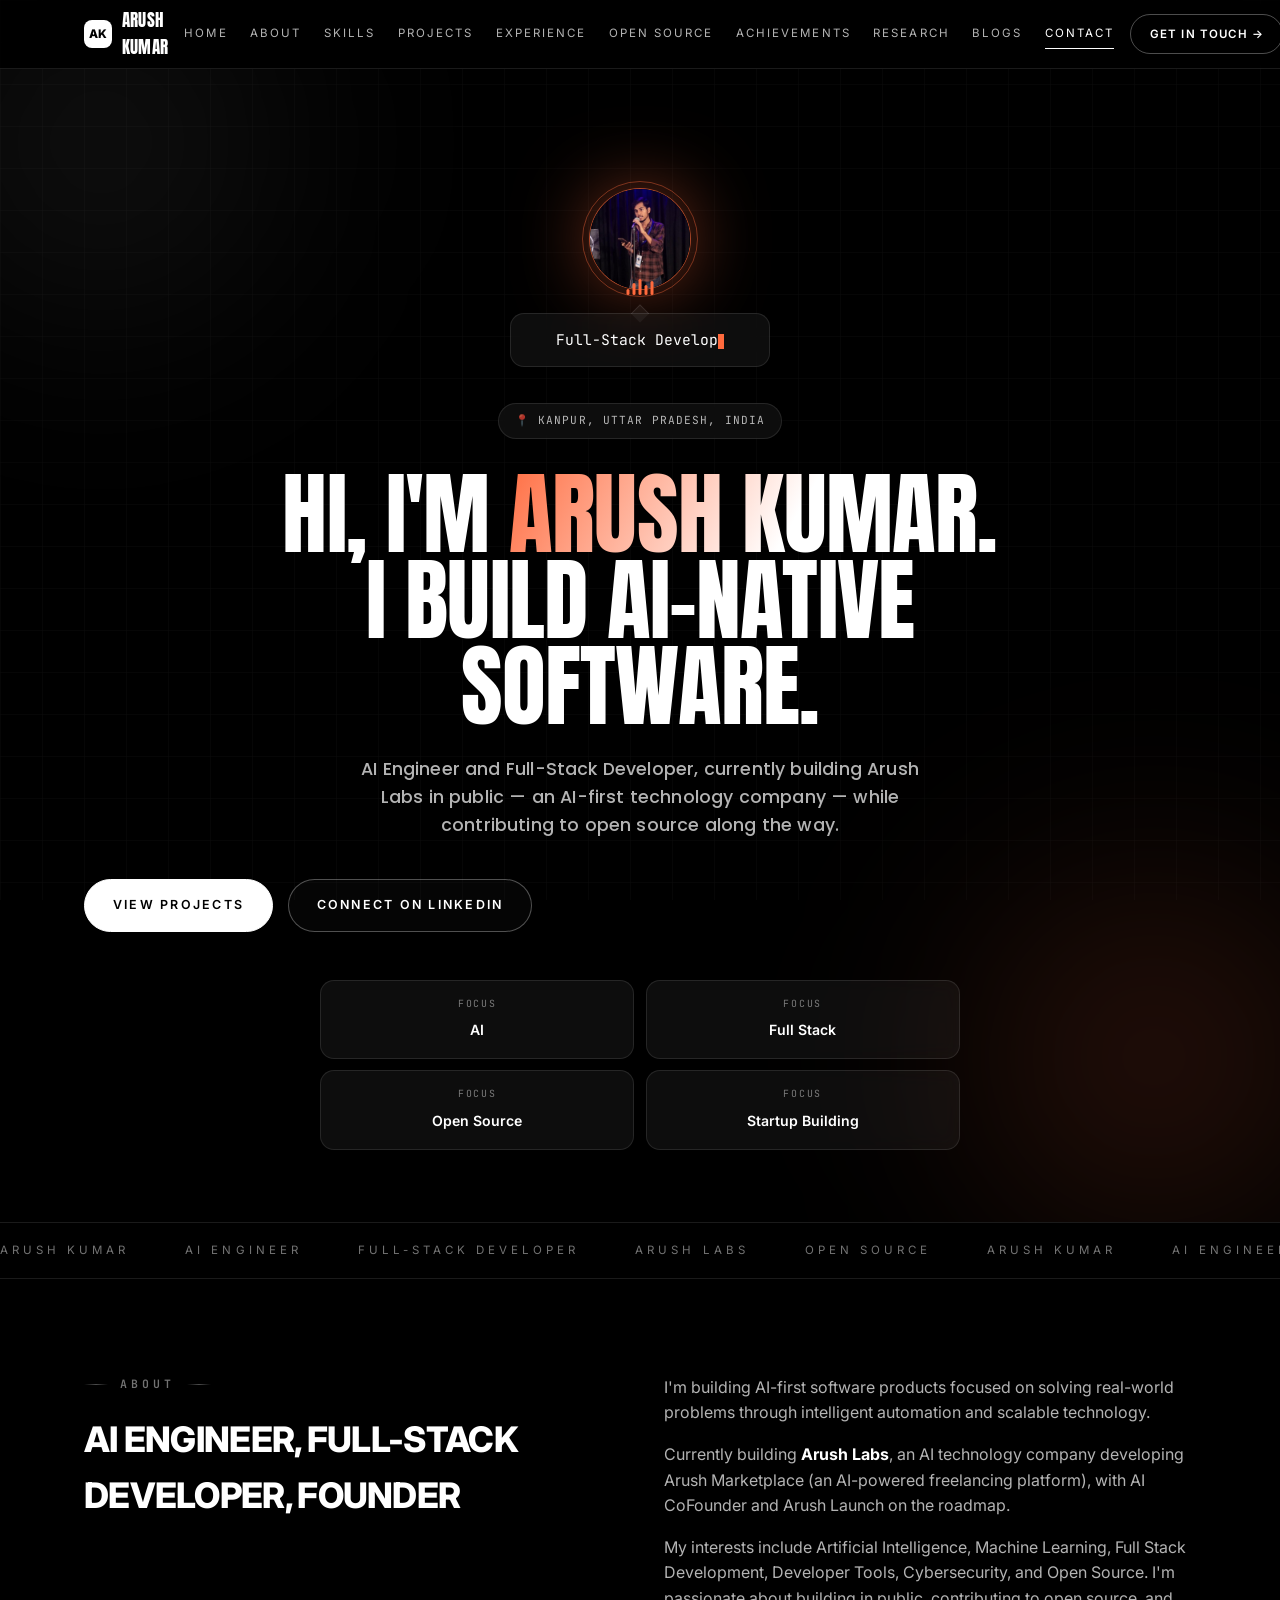
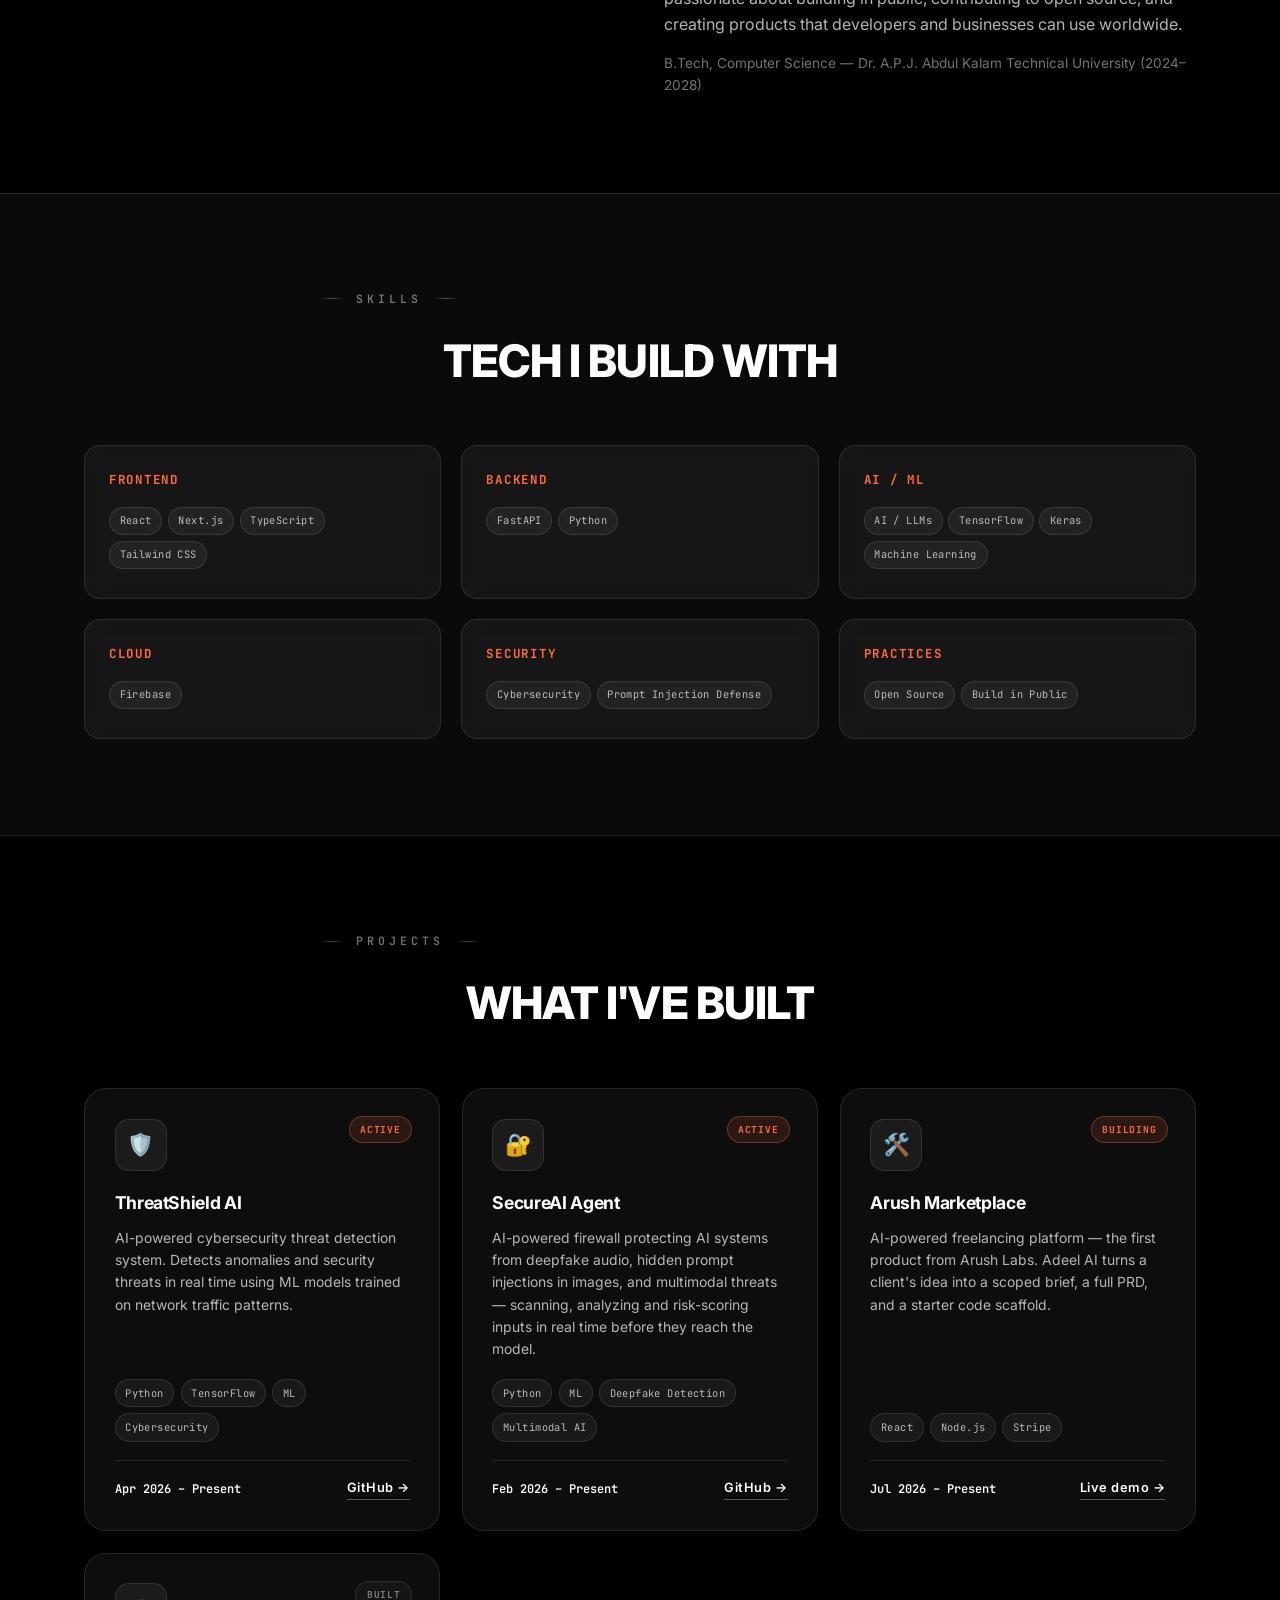
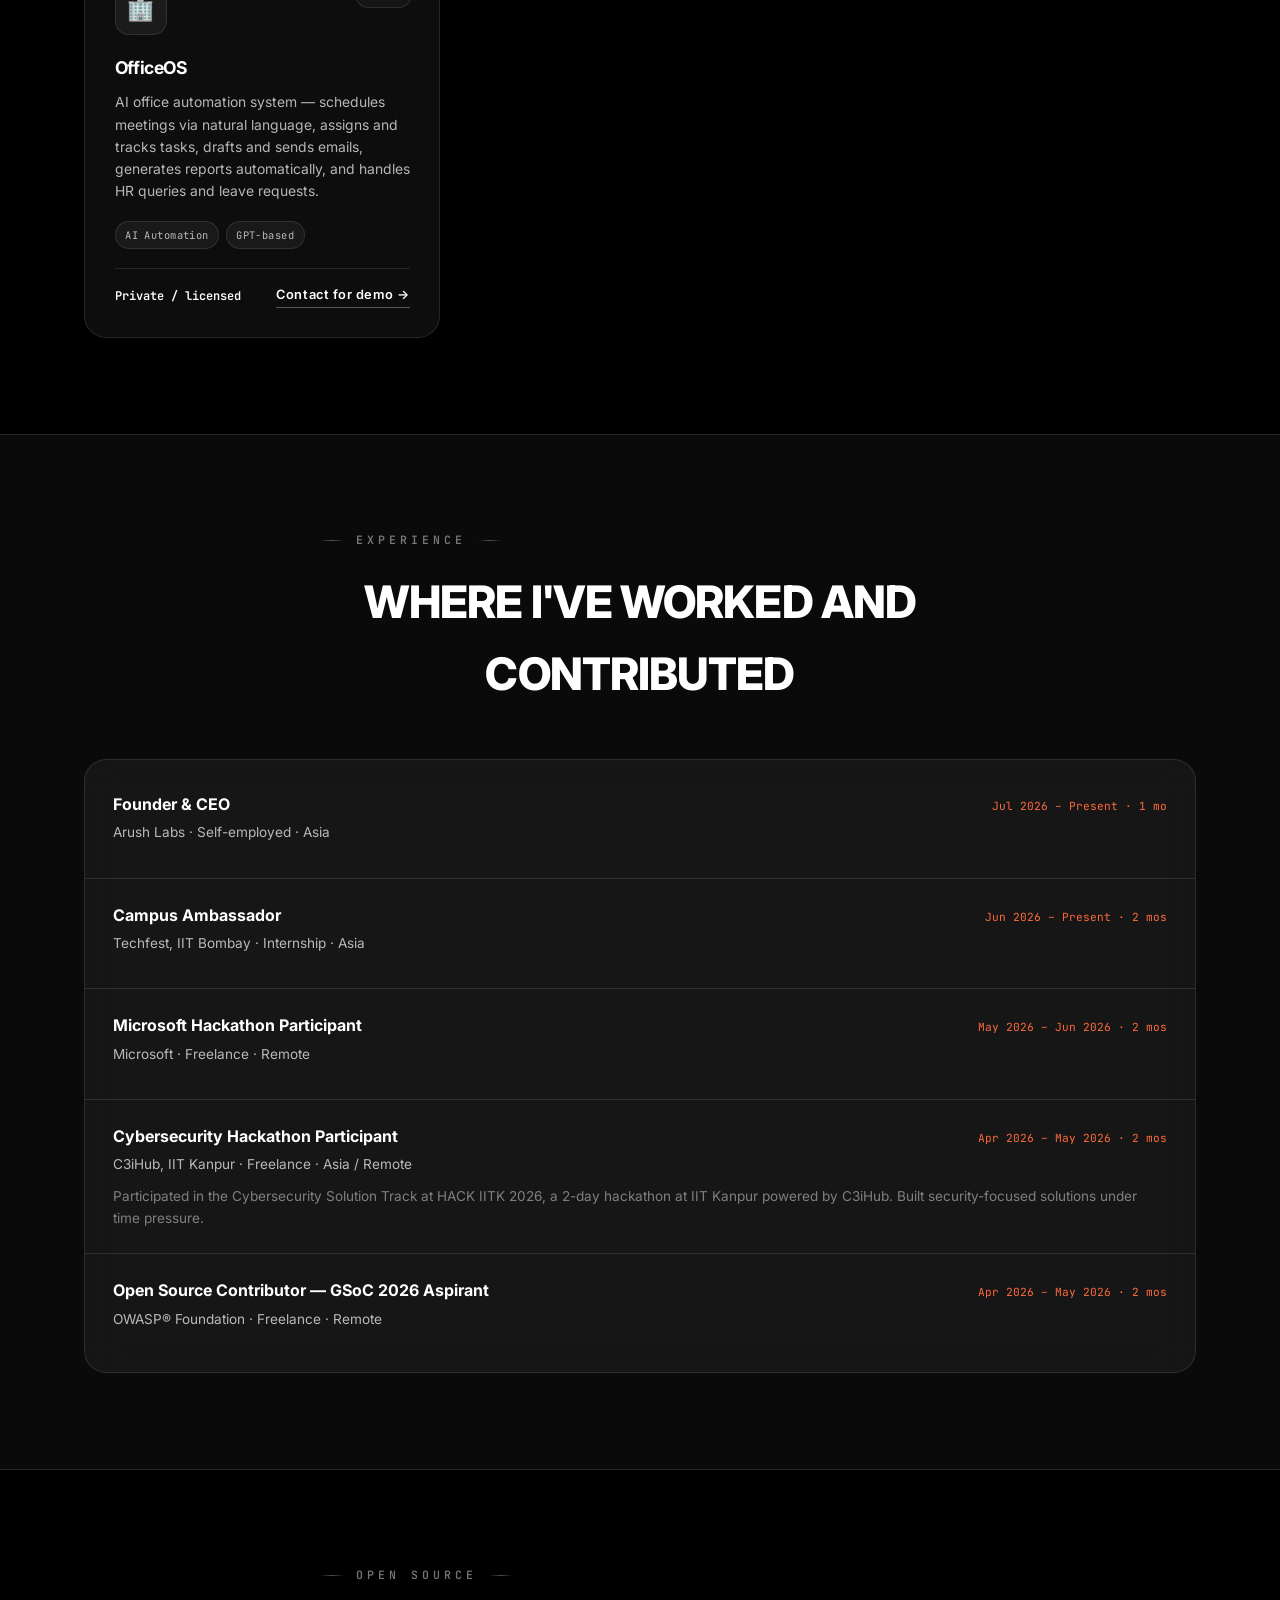
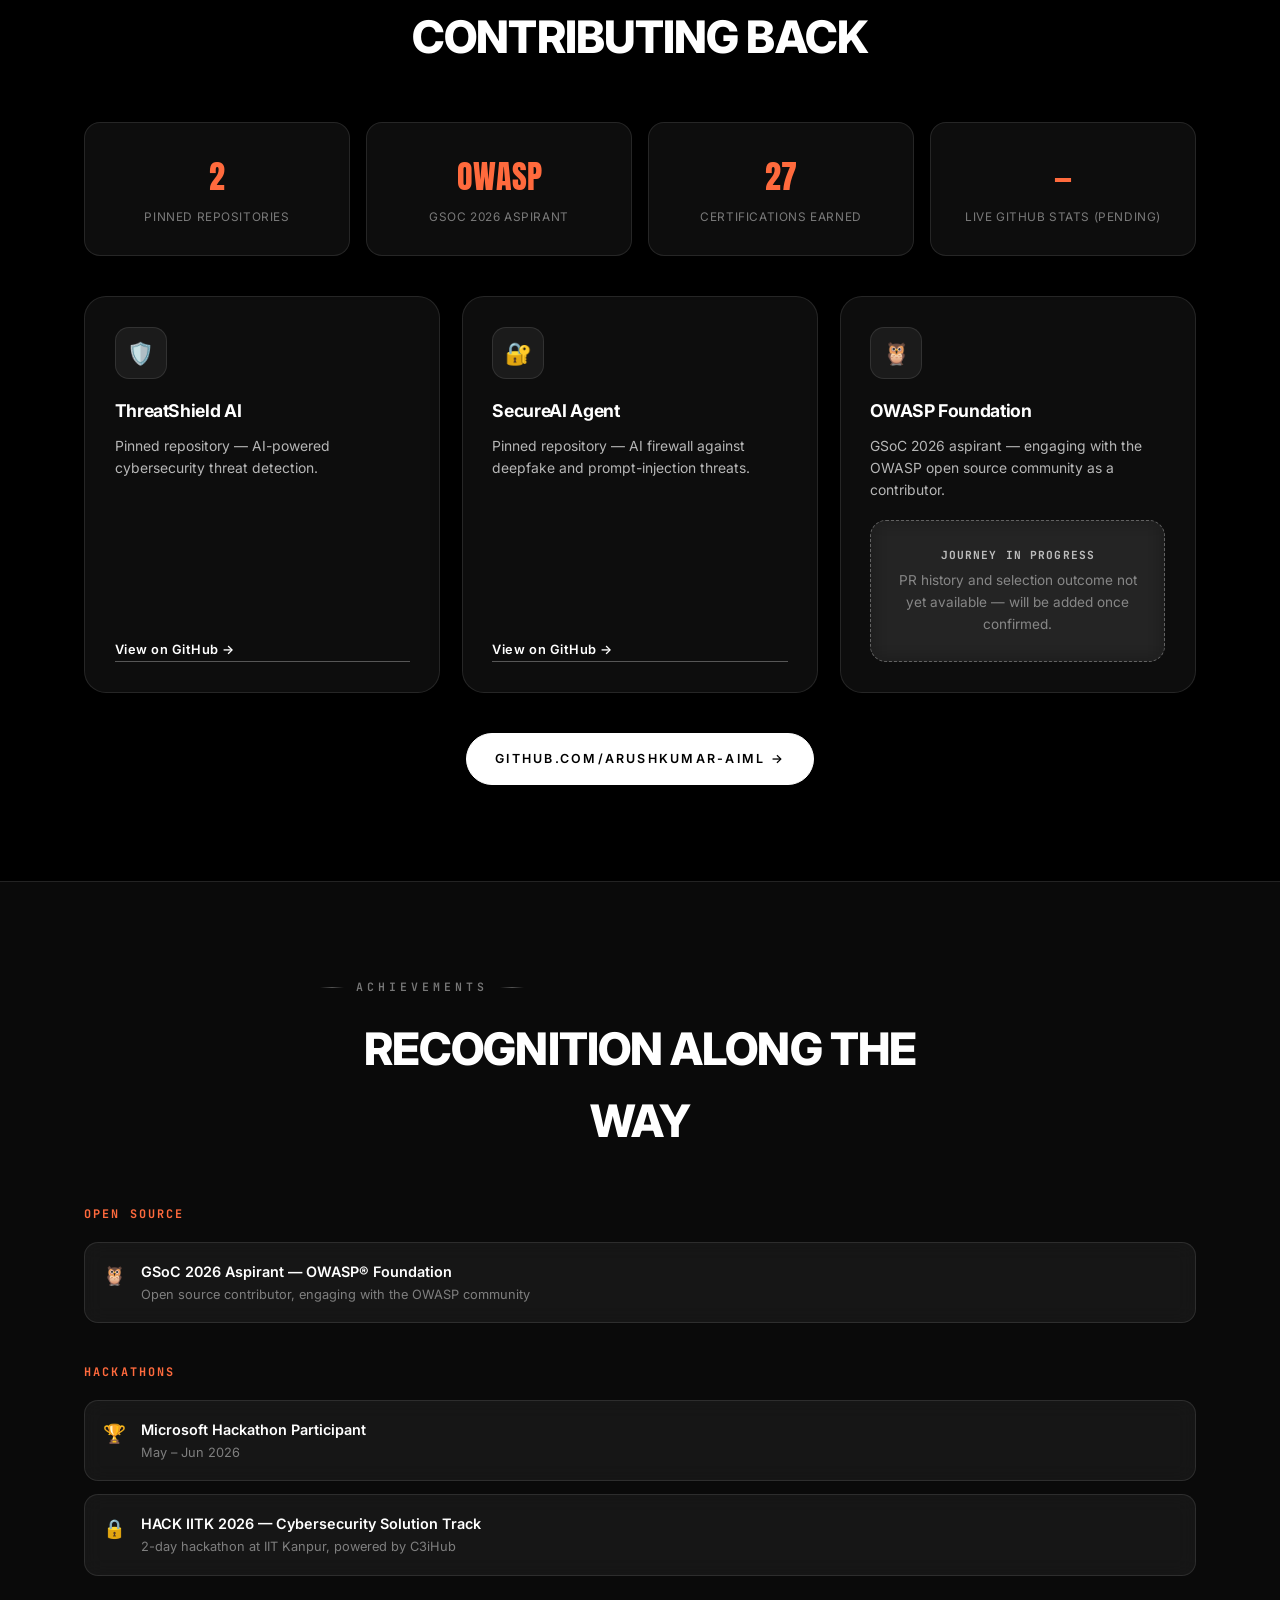
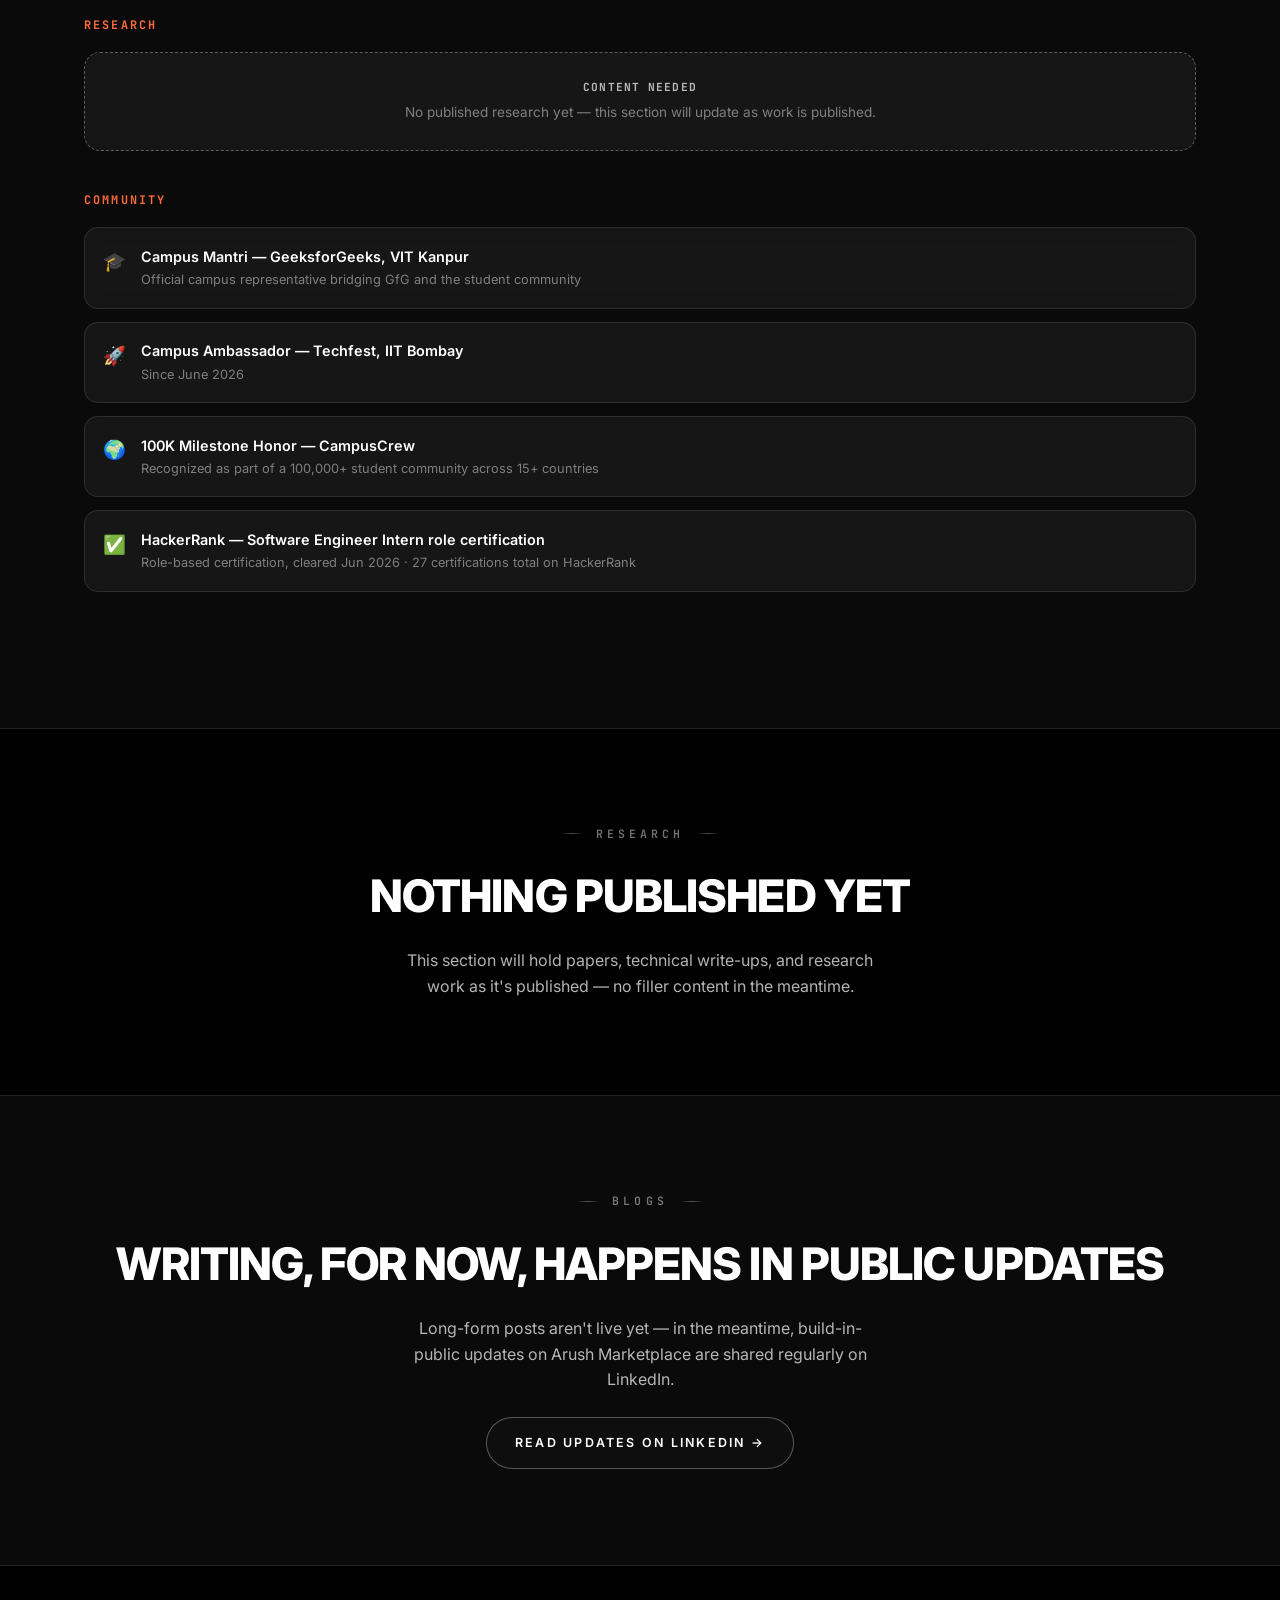
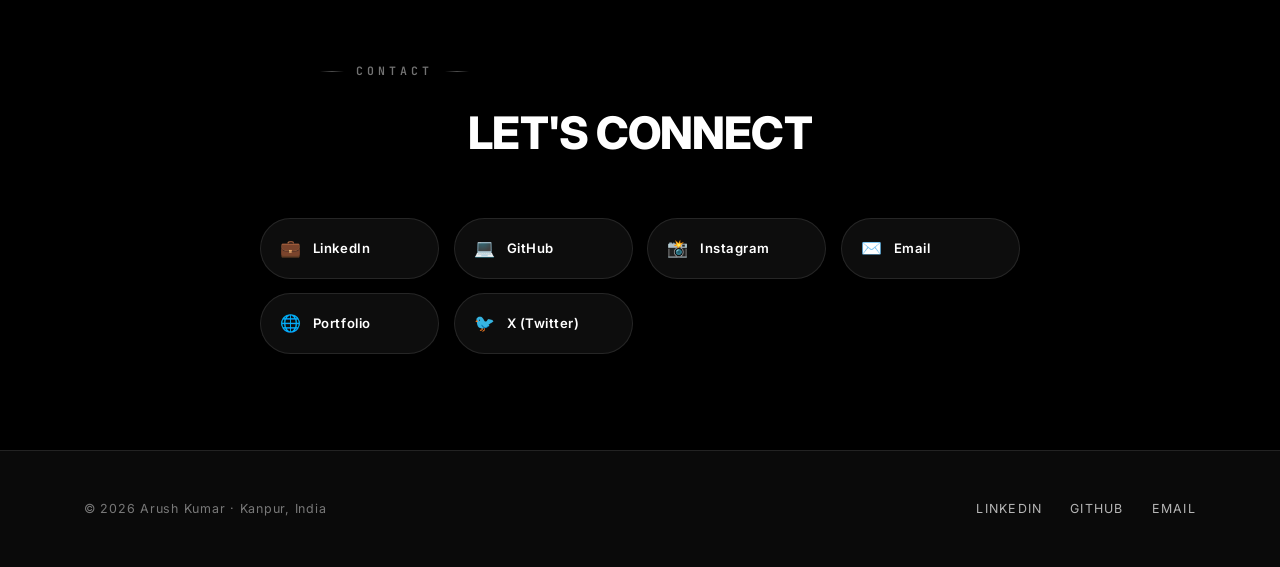
<file: arush-portfolio-main/index.html>
<!DOCTYPE html>
<html lang="en">
<head>
<meta charset="UTF-8" />
<meta name="viewport" content="width=device-width, initial-scale=1.0" />
<title>Arush Kumar — AI Engineer & Full-Stack Developer</title>
<meta name="description" content="Arush Kumar — AI Engineer, Full-Stack Developer, Open Source Contributor, and Founder of Arush Labs. Building AI products in public from Kanpur, India." />
<link rel="canonical" href="https://arush-portfolio-sandy.vercel.app/" />
<meta name="keywords" content="Arush Kumar, AI Engineer, Full-Stack Developer, Arush Labs Founder, Kanpur developer, AI products, open source contributor" />
<meta name="author" content="Arush Kumar" />

<meta property="og:title" content="Arush Kumar — AI Engineer & Full-Stack Developer" />
<meta property="og:description" content="AI Engineer, Full-Stack Developer, Open Source Contributor, Founder of Arush Labs." />
<meta property="og:type" content="profile" />
<meta property="og:url" content="https://arush-portfolio-sandy.vercel.app/" />
<meta property="og:image" content="https://arush-portfolio-sandy.vercel.app/assets/avatar.jpg" />
<meta property="og:image:width" content="500" />
<meta property="og:image:height" content="500" />

<meta name="twitter:card" content="summary_large_image" />
<meta name="twitter:title" content="Arush Kumar — AI Engineer & Full-Stack Developer" />
<meta name="twitter:description" content="AI Engineer, Full-Stack Developer, Open Source Contributor, Founder of Arush Labs." />
<meta name="twitter:image" content="https://arush-portfolio-sandy.vercel.app/assets/avatar.jpg" />

<link rel="icon" href="assets/avatar.jpg">
<link rel="preconnect" href="https://fonts.googleapis.com">
<link rel="preconnect" href="https://fonts.gstatic.com" crossorigin>
<link rel="stylesheet" href="css/style.css">

<script type="application/ld+json">
{
  "@context": "https://schema.org",
  "@type": "Person",
  "name": "Arush Kumar",
  "url": "https://arush-portfolio-sandy.vercel.app/",
  "image": "https://arush-portfolio-sandy.vercel.app/assets/avatar.jpg",
  "jobTitle": "AI Engineer & Full-Stack Developer",
  "worksFor": {
    "@type": "Organization",
    "name": "Arush Labs",
    "url": "https://arushlabs.vercel.app"
  },
  "address": {
    "@type": "PostalAddress",
    "addressLocality": "Kanpur",
    "addressRegion": "Uttar Pradesh",
    "addressCountry": "IN"
  },
  "sameAs": [
    "https://www.linkedin.com/in/arushkumar9983",
    "https://instagram.com/arushkumar9983",
    "https://github.com/arushkumar-aiml",
    "https://x.com/arushkumar9983"
  ]
}
</script>
</head>
<body>

<nav class="site-nav">
  <div class="wrap">
    <a href="#home" class="brand"><span class="mark">AK</span> Arush Kumar</a>
    <div class="nav-links">
      <a href="#home">Home</a>
      <a href="#about">About</a>
      <a href="#skills">Skills</a>
      <a href="#projects">Projects</a>
      <a href="#experience">Experience</a>
      <a href="#open-source">Open Source</a>
      <a href="#achievements">Achievements</a>
      <a href="#research">Research</a>
      <a href="#blogs">Blogs</a>
      <a href="#contact">Contact</a>
    </div>
    <a class="nav-cta" href="mailto:hello@arushlabs.com">Get in touch →</a>
    <button class="nav-toggle" aria-label="Toggle menu" aria-expanded="false">☰</button>
  </div>
  <div class="mobile-menu">
    <a href="#home">Home</a>
    <a href="#about">About</a>
    <a href="#skills">Skills</a>
    <a href="#projects">Projects</a>
    <a href="#experience">Experience</a>
    <a href="#open-source">Open Source</a>
    <a href="#achievements">Achievements</a>
    <a href="#research">Research</a>
    <a href="#blogs">Blogs</a>
    <a href="#contact">Contact</a>
  </div>
</nav>

<main>

<header class="hero" id="home">
  <div class="wrap hero-inner">
    <div class="avatar-wrap" data-reveal>
      <div class="avatar-orb">
        <span class="ring"></span>
        <img src="assets/avatar.jpg" alt="Arush Kumar" class="avatar-img">
        <div class="avatar-bars"><span></span><span></span><span></span><span></span><span></span></div>
      </div>
      <div class="glass speech-bubble"><span id="speech-text"><span class="cursor"></span></span></div>
    </div>

    <span class="badge-pill">📍 Kanpur, Uttar Pradesh, India</span>
    <h1>Hi, I'm <span class="accent">Arush Kumar</span>.<br>I build AI-native software.</h1>
    <p class="lede">AI Engineer and Full-Stack Developer, currently building Arush Labs in public — an AI-first technology company — while contributing to open source along the way.</p>

    <div class="cta-row center" style="margin-bottom:3rem;">
      <a class="btn btn-primary" href="#projects">View projects</a>
      <a class="btn btn-ghost" href="https://www.linkedin.com/in/arushkumar9983" target="_blank" rel="noopener">Connect on LinkedIn</a>
    </div>

    <div class="term-grid" style="max-width:640px; margin:0 auto;" data-reveal>
      <div class="term-block show"><span class="k">Focus</span><span class="v">AI</span></div>
      <div class="term-block show"><span class="k">Focus</span><span class="v">Full Stack</span></div>
      <div class="term-block show"><span class="k">Focus</span><span class="v">Open Source</span></div>
      <div class="term-block show"><span class="k">Focus</span><span class="v">Startup Building</span></div>
    </div>
  </div>
</header>

<div class="marquee-strip">
  <div class="marquee-track" id="marquee-track">
    <span>ARUSH KUMAR</span><span>AI ENGINEER</span><span>FULL-STACK DEVELOPER</span><span>ARUSH LABS</span><span>OPEN SOURCE</span>
    <span>ARUSH KUMAR</span><span>AI ENGINEER</span><span>FULL-STACK DEVELOPER</span><span>ARUSH LABS</span><span>OPEN SOURCE</span>
    <span>ARUSH KUMAR</span><span>AI ENGINEER</span><span>FULL-STACK DEVELOPER</span><span>ARUSH LABS</span><span>OPEN SOURCE</span>
  </div>
</div>

<section class="section" id="about">
  <div class="wrap">
    <div class="split" data-reveal>
      <div>
        <div class="eyebrow">About</div>
        <h2>AI Engineer, Full-Stack Developer, Founder</h2>
      </div>
      <div>
        <p style="margin-bottom:1rem;">I'm building AI-first software products focused on solving real-world problems through intelligent automation and scalable technology.</p>
        <p style="margin-bottom:1rem;">Currently building <strong style="color:var(--text);">Arush Labs</strong>, an AI technology company developing Arush Marketplace (an AI-powered freelancing platform), with AI CoFounder and Arush Launch on the roadmap.</p>
        <p style="margin-bottom:1rem;">My interests include Artificial Intelligence, Machine Learning, Full Stack Development, Developer Tools, Cybersecurity, and Open Source. I'm passionate about building in public, contributing to open source, and creating products that developers and businesses can use worldwide.</p>
        <p style="font-size:.85rem; color:var(--muted);">B.Tech, Computer Science — Dr. A.P.J. Abdul Kalam Technical University (2024–2028)</p>
      </div>
    </div>
  </div>
</section>

<section class="section section-alt" id="skills">
  <div class="wrap">
    <div class="section-head">
      <div class="eyebrow">Skills</div>
      <h2>Tech I build with</h2>
    </div>
    <div class="skill-groups" data-reveal>
      <div class="skill-group">
        <h3>Frontend</h3>
        <span class="tag">React</span><span class="tag">Next.js</span><span class="tag">TypeScript</span><span class="tag">Tailwind CSS</span>
      </div>
      <div class="skill-group">
        <h3>Backend</h3>
        <span class="tag">FastAPI</span><span class="tag">Python</span>
      </div>
      <div class="skill-group">
        <h3>AI / ML</h3>
        <span class="tag">AI / LLMs</span><span class="tag">TensorFlow</span><span class="tag">Keras</span><span class="tag">Machine Learning</span>
      </div>
      <div class="skill-group">
        <h3>Cloud</h3>
        <span class="tag">Firebase</span>
      </div>
      <div class="skill-group">
        <h3>Security</h3>
        <span class="tag">Cybersecurity</span><span class="tag">Prompt Injection Defense</span>
      </div>
      <div class="skill-group">
        <h3>Practices</h3>
        <span class="tag">Open Source</span><span class="tag">Build in Public</span>
      </div>
    </div>
  </div>
</section>

<section class="section" id="projects">
  <div class="wrap">
    <div class="section-head">
      <div class="eyebrow">Projects</div>
      <h2>What I've built</h2>
    </div>
    <div class="card-grid" data-reveal>

      <div class="p-card">
        <div class="p-status status-building">Active</div>
        <div class="p-icon">🛡️</div>
        <h3>ThreatShield AI</h3>
        <p class="desc">AI-powered cybersecurity threat detection system. Detects anomalies and security threats in real time using ML models trained on network traffic patterns.</p>
        <div class="p-meta"><span class="tag">Python</span><span class="tag">TensorFlow</span><span class="tag">ML</span><span class="tag">Cybersecurity</span></div>
        <div class="p-foot">
          <div class="p-price" style="font-size:.75rem;">Apr 2026 – Present</div>
          <a href="https://github.com/arushkumar-aiml/ThreatShield_Ai" target="_blank" rel="noopener" class="link-cta">GitHub →</a>
        </div>
      </div>

      <div class="p-card">
        <div class="p-status status-building">Active</div>
        <div class="p-icon">🔐</div>
        <h3>SecureAI Agent</h3>
        <p class="desc">AI-powered firewall protecting AI systems from deepfake audio, hidden prompt injections in images, and multimodal threats — scanning, analyzing and risk-scoring inputs in real time before they reach the model.</p>
        <div class="p-meta"><span class="tag">Python</span><span class="tag">ML</span><span class="tag">Deepfake Detection</span><span class="tag">Multimodal AI</span></div>
        <div class="p-foot">
          <div class="p-price" style="font-size:.75rem;">Feb 2026 – Present</div>
          <a href="https://github.com/arushkumar-aiml/SecureAI_Agent" target="_blank" rel="noopener" class="link-cta">GitHub →</a>
        </div>
      </div>

      <div class="p-card">
        <div class="p-status status-building">Building</div>
        <div class="p-icon">🛠️</div>
        <h3>Arush Marketplace</h3>
        <p class="desc">AI-powered freelancing platform — the first product from Arush Labs. Adeel AI turns a client's idea into a scoped brief, a full PRD, and a starter code scaffold.</p>
        <div class="p-meta"><span class="tag">React</span><span class="tag">Node.js</span><span class="tag">Stripe</span></div>
        <div class="p-foot">
          <div class="p-price" style="font-size:.75rem;">Jul 2026 – Present</div>
          <a href="https://arush-marketplace.vercel.app" target="_blank" rel="noopener" class="link-cta">Live demo →</a>
        </div>
      </div>

      <div class="p-card">
        <div class="p-status status-roadmap">Built</div>
        <div class="p-icon">🏢</div>
        <h3>OfficeOS</h3>
        <p class="desc">AI office automation system — schedules meetings via natural language, assigns and tracks tasks, drafts and sends emails, generates reports automatically, and handles HR queries and leave requests.</p>
        <div class="p-meta"><span class="tag">AI Automation</span><span class="tag">GPT-based</span></div>
        <div class="p-foot">
          <div class="p-price" style="font-size:.75rem;">Private / licensed</div>
          <a href="#contact" class="link-cta">Contact for demo →</a>
        </div>
      </div>

    </div>
  </div>
</section>

<section class="section section-alt" id="experience">
  <div class="wrap">
    <div class="section-head">
      <div class="eyebrow">Experience</div>
      <h2>Where I've worked and contributed</h2>
    </div>
    <div class="glass" style="padding:.5rem 0;" data-reveal>

      <div class="exp-item" style="border-bottom:1px solid var(--border);">
        <div class="exp-head"><span class="exp-role">Founder & CEO</span><span class="exp-date">Jul 2026 – Present · 1 mo</span></div>
        <div class="exp-org">Arush Labs · Self-employed · Asia</div>
      </div>

      <div class="exp-item" style="border-bottom:1px solid var(--border);">
        <div class="exp-head"><span class="exp-role">Campus Ambassador</span><span class="exp-date">Jun 2026 – Present · 2 mos</span></div>
        <div class="exp-org">Techfest, IIT Bombay · Internship · Asia</div>
      </div>

      <div class="exp-item" style="border-bottom:1px solid var(--border);">
        <div class="exp-head"><span class="exp-role">Microsoft Hackathon Participant</span><span class="exp-date">May 2026 – Jun 2026 · 2 mos</span></div>
        <div class="exp-org">Microsoft · Freelance · Remote</div>
      </div>

      <div class="exp-item" style="border-bottom:1px solid var(--border);">
        <div class="exp-head"><span class="exp-role">Cybersecurity Hackathon Participant</span><span class="exp-date">Apr 2026 – May 2026 · 2 mos</span></div>
        <div class="exp-org">C3iHub, IIT Kanpur · Freelance · Asia / Remote</div>
        <div class="exp-desc">Participated in the Cybersecurity Solution Track at HACK IITK 2026, a 2-day hackathon at IIT Kanpur powered by C3iHub. Built security-focused solutions under time pressure.</div>
      </div>

      <div class="exp-item">
        <div class="exp-head"><span class="exp-role">Open Source Contributor — GSoC 2026 Aspirant</span><span class="exp-date">Apr 2026 – May 2026 · 2 mos</span></div>
        <div class="exp-org">OWASP® Foundation · Freelance · Remote</div>
      </div>

    </div>
  </div>
</section>

<section class="section" id="open-source">
  <div class="wrap">
    <div class="section-head">
      <div class="eyebrow">Open Source</div>
      <h2>Contributing back</h2>
    </div>

    <div class="stat-row" data-reveal>
      <div class="stat"><div class="n">2</div><div class="l">Pinned repositories</div></div>
      <div class="stat"><div class="n">OWASP</div><div class="l">GSoC 2026 aspirant</div></div>
      <div class="stat"><div class="n">27</div><div class="l">Certifications earned</div></div>
      <div class="stat"><div class="n">—</div><div class="l">Live GitHub stats (pending)</div></div>
    </div>

    <div class="card-grid" style="margin-top:2.5rem;" data-reveal>
      <div class="p-card">
        <div class="p-icon">🛡️</div>
        <h3>ThreatShield AI</h3>
        <p class="desc">Pinned repository — AI-powered cybersecurity threat detection.</p>
        <a href="https://github.com/arushkumar-aiml/ThreatShield_Ai" target="_blank" rel="noopener" class="link-cta">View on GitHub →</a>
      </div>
      <div class="p-card">
        <div class="p-icon">🔐</div>
        <h3>SecureAI Agent</h3>
        <p class="desc">Pinned repository — AI firewall against deepfake and prompt-injection threats.</p>
        <a href="https://github.com/arushkumar-aiml/SecureAI_Agent" target="_blank" rel="noopener" class="link-cta">View on GitHub →</a>
      </div>
      <div class="p-card">
        <div class="p-icon">🦉</div>
        <h3>OWASP Foundation</h3>
        <p class="desc">GSoC 2026 aspirant — engaging with the OWASP open source community as a contributor.</p>
        <div class="needs-content"><strong>Journey in progress</strong>PR history and selection outcome not yet available — will be added once confirmed.</div>
      </div>
    </div>

    <div class="center" style="margin-top:2.5rem;">
      <a class="btn btn-primary" href="https://github.com/arushkumar-aiml" target="_blank" rel="noopener">github.com/arushkumar-aiml →</a>
    </div>
  </div>
</section>

<section class="section section-alt" id="achievements">
  <div class="wrap">
    <div class="section-head">
      <div class="eyebrow">Achievements</div>
      <h2>Recognition along the way</h2>
    </div>

    <div data-reveal>
      <div class="ach-group">
        <h3>Open Source</h3>
        <div class="ach-list">
          <div class="ach-row"><span class="ic">🦉</span><div><div class="t">GSoC 2026 Aspirant — OWASP® Foundation</div><div class="d">Open source contributor, engaging with the OWASP community</div></div></div>
        </div>
      </div>

      <div class="ach-group">
        <h3>Hackathons</h3>
        <div class="ach-list">
          <div class="ach-row"><span class="ic">🏆</span><div><div class="t">Microsoft Hackathon Participant</div><div class="d">May – Jun 2026</div></div></div>
          <div class="ach-row"><span class="ic">🔒</span><div><div class="t">HACK IITK 2026 — Cybersecurity Solution Track</div><div class="d">2-day hackathon at IIT Kanpur, powered by C3iHub</div></div></div>
        </div>
      </div>

      <div class="ach-group">
        <h3>Research</h3>
        <div class="needs-content"><strong>Content needed</strong>No published research yet — this section will update as work is published.</div>
      </div>

      <div class="ach-group">
        <h3>Community</h3>
        <div class="ach-list">
          <div class="ach-row"><span class="ic">🎓</span><div><div class="t">Campus Mantri — GeeksforGeeks, VIT Kanpur</div><div class="d">Official campus representative bridging GfG and the student community</div></div></div>
          <div class="ach-row"><span class="ic">🚀</span><div><div class="t">Campus Ambassador — Techfest, IIT Bombay</div><div class="d">Since June 2026</div></div></div>
          <div class="ach-row"><span class="ic">🌍</span><div><div class="t">100K Milestone Honor — CampusCrew</div><div class="d">Recognized as part of a 100,000+ student community across 15+ countries</div></div></div>
          <div class="ach-row"><span class="ic">✅</span><div><div class="t">HackerRank — Software Engineer Intern role certification</div><div class="d">Role-based certification, cleared Jun 2026 · 27 certifications total on HackerRank</div></div></div>
        </div>
      </div>
    </div>
  </div>
</section>

<section class="section" id="research">
  <div class="wrap center" data-reveal>
    <div class="eyebrow center">Research</div>
    <h2 style="margin-bottom:1rem;">Nothing published yet</h2>
    <p style="max-width:480px; margin:0 auto;">This section will hold papers, technical write-ups, and research work as it's published — no filler content in the meantime.</p>
  </div>
</section>

<section class="section section-alt" id="blogs">
  <div class="wrap center" data-reveal>
    <div class="eyebrow center">Blogs</div>
    <h2 style="margin-bottom:1rem;">Writing, for now, happens in public updates</h2>
    <p style="max-width:480px; margin:0 auto 1.5rem;">Long-form posts aren't live yet — in the meantime, build-in-public updates on Arush Marketplace are shared regularly on LinkedIn.</p>
    <div class="cta-row center"><a class="btn btn-ghost" href="https://www.linkedin.com/in/arushkumar9983" target="_blank" rel="noopener">Read updates on LinkedIn →</a></div>
  </div>
</section>

<section class="section" id="contact">
  <div class="wrap">
    <div class="section-head">
      <div class="eyebrow">Contact</div>
      <h2>Let's connect</h2>
    </div>
    <div class="social-grid" data-reveal style="max-width:760px; margin:0 auto;">
      <a class="social-btn" href="https://www.linkedin.com/in/arushkumar9983" target="_blank" rel="noopener"><span class="ico">💼</span> LinkedIn</a>
      <a class="social-btn" href="https://github.com/arushkumar-aiml" target="_blank" rel="noopener"><span class="ico">💻</span> GitHub</a>
      <a class="social-btn" href="https://instagram.com/arushkumar9983" target="_blank" rel="noopener"><span class="ico">📸</span> Instagram</a>
      <a class="social-btn" href="mailto:hello@arushlabs.com"><span class="ico">✉️</span> Email</a>
      <a class="social-btn" href="https://arush-marketplace-portfolio.vercel.app/" target="_blank" rel="noopener"><span class="ico">🌐</span> Portfolio</a>
      <a class="social-btn" href="https://x.com/arushkumar9983" target="_blank" rel="noopener"><span class="ico">🐦</span> X (Twitter)</a>
    </div>
  </div>
</section>

</main>

<footer>
  <div class="wrap foot-row">
    <p>© 2026 Arush Kumar · Kanpur, India</p>
    <div class="foot-links">
      <a href="https://www.linkedin.com/in/arushkumar9983" target="_blank" rel="noopener">LinkedIn</a>
      <a href="https://github.com/arushkumar-aiml" target="_blank" rel="noopener">GitHub</a>
      <a href="mailto:hello@arushlabs.com">Email</a>
    </div>
  </div>
</footer>

<script src="js/main.js"></script>
</body>
</html>
</file>
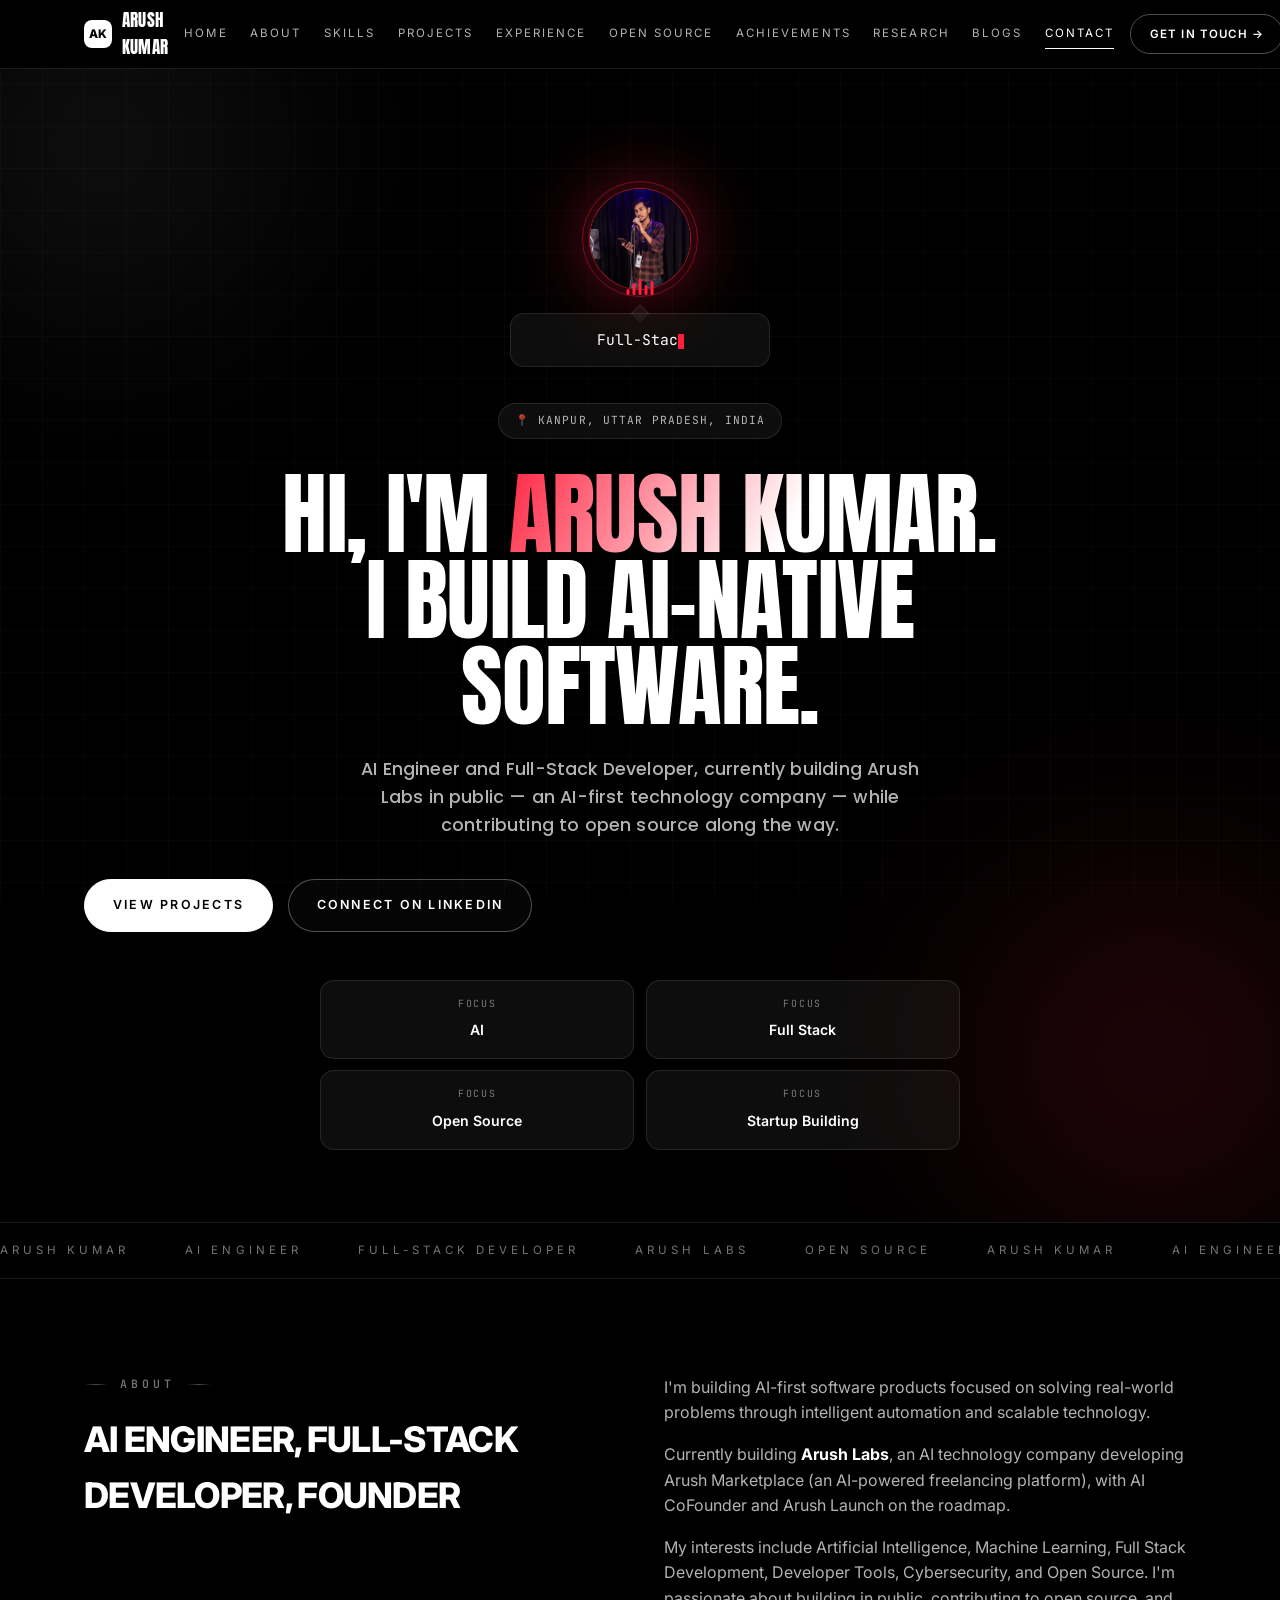
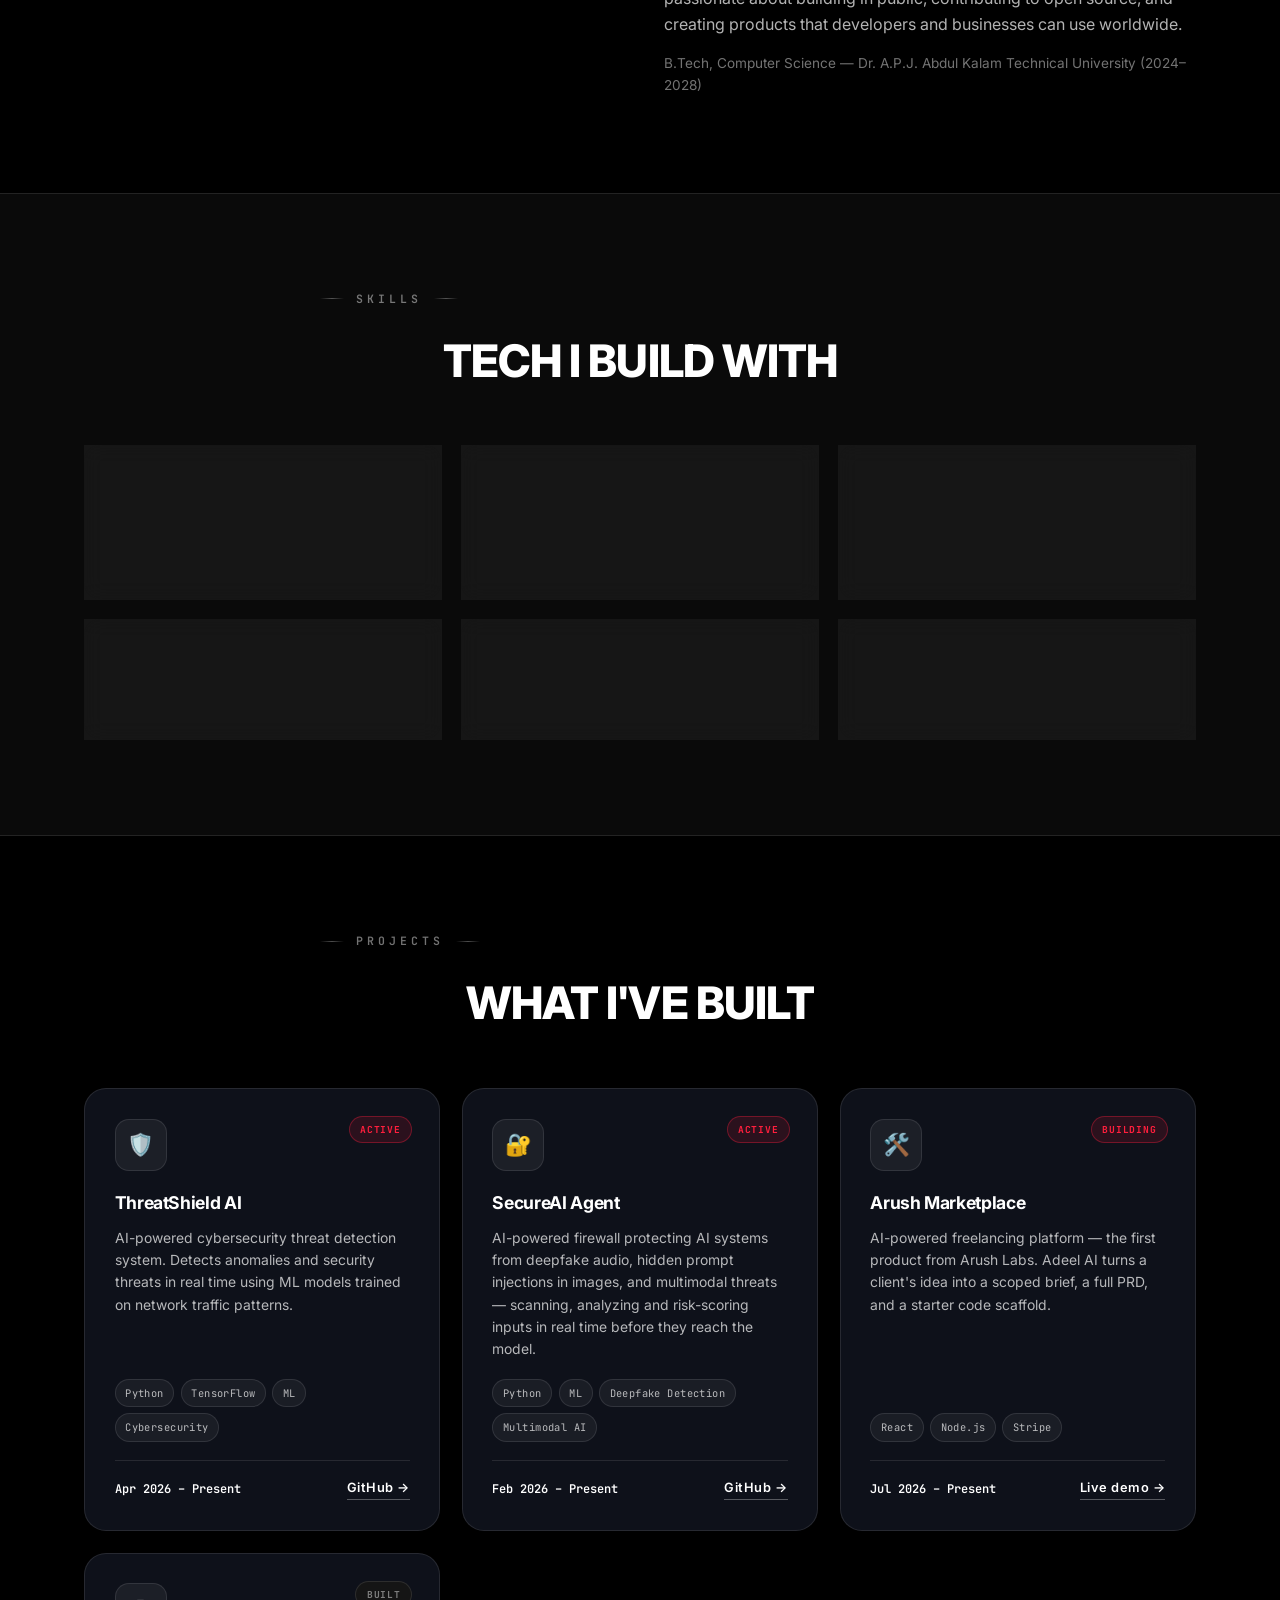
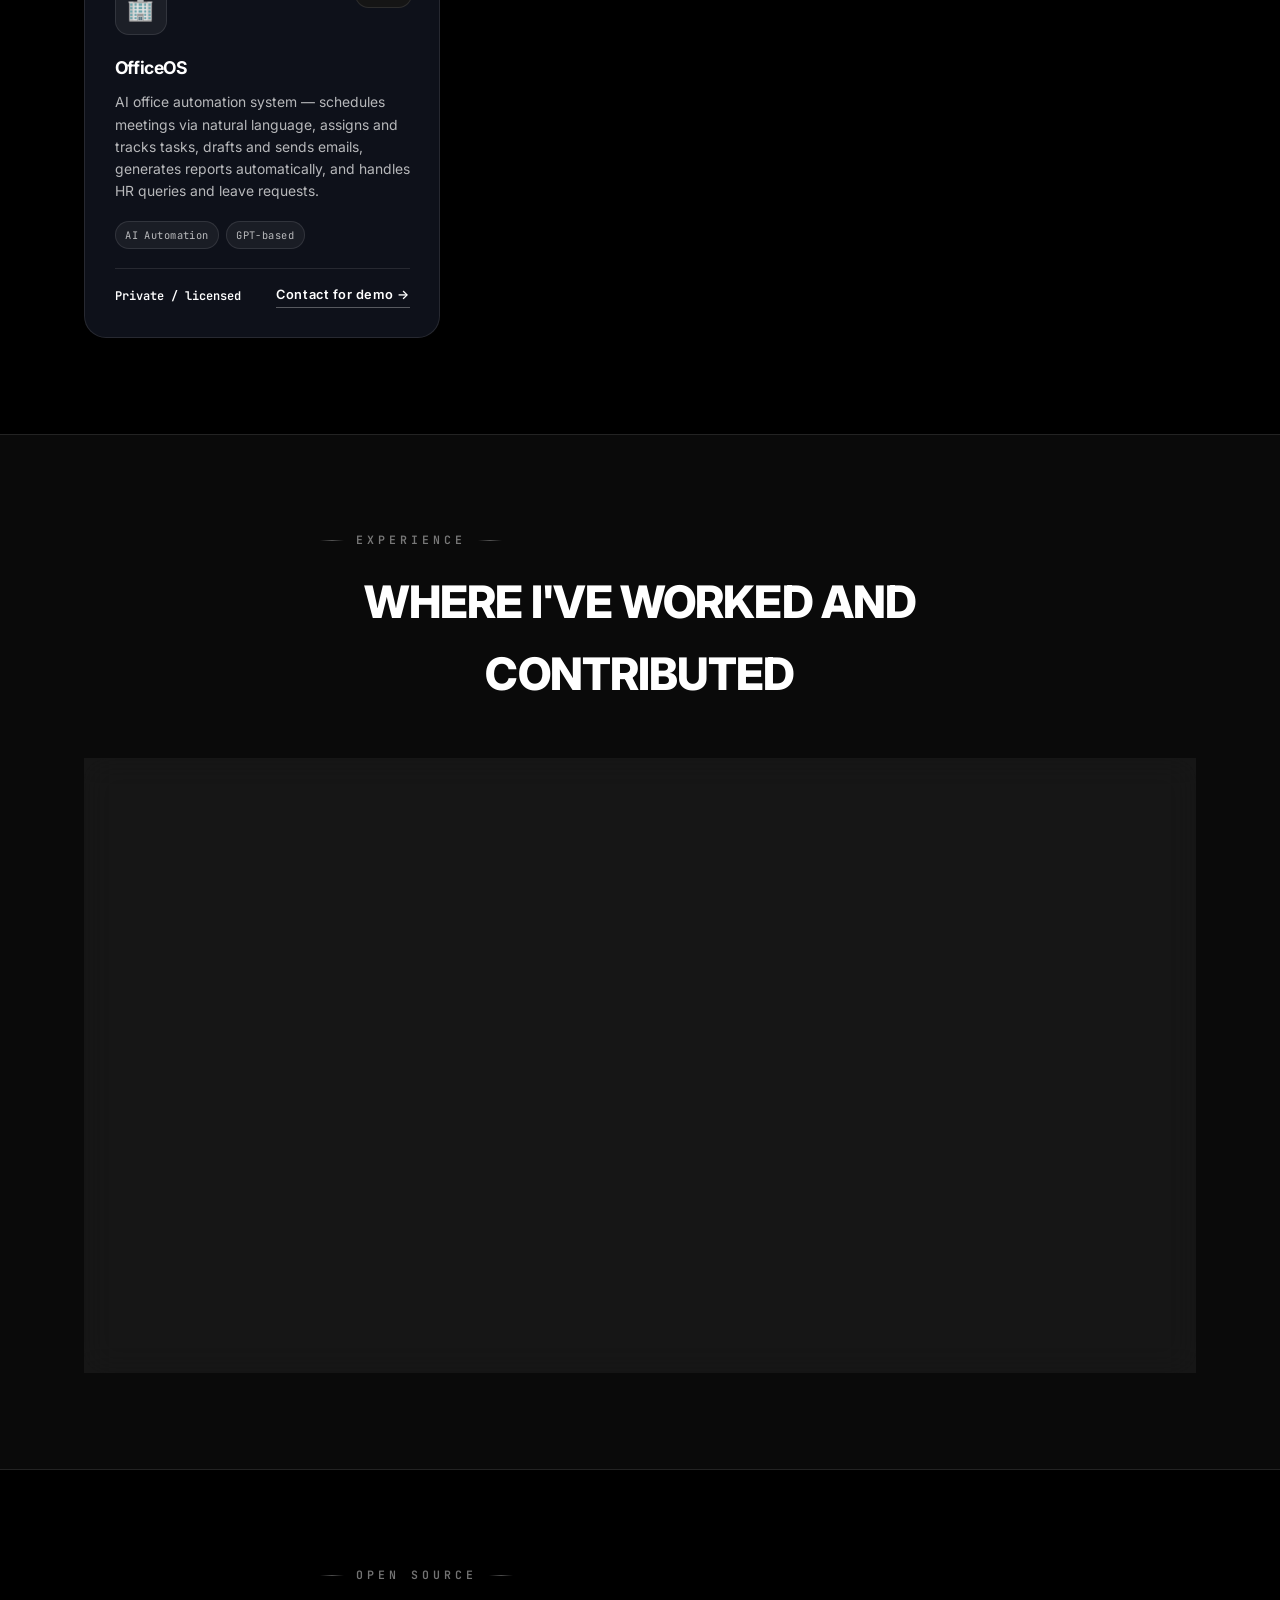
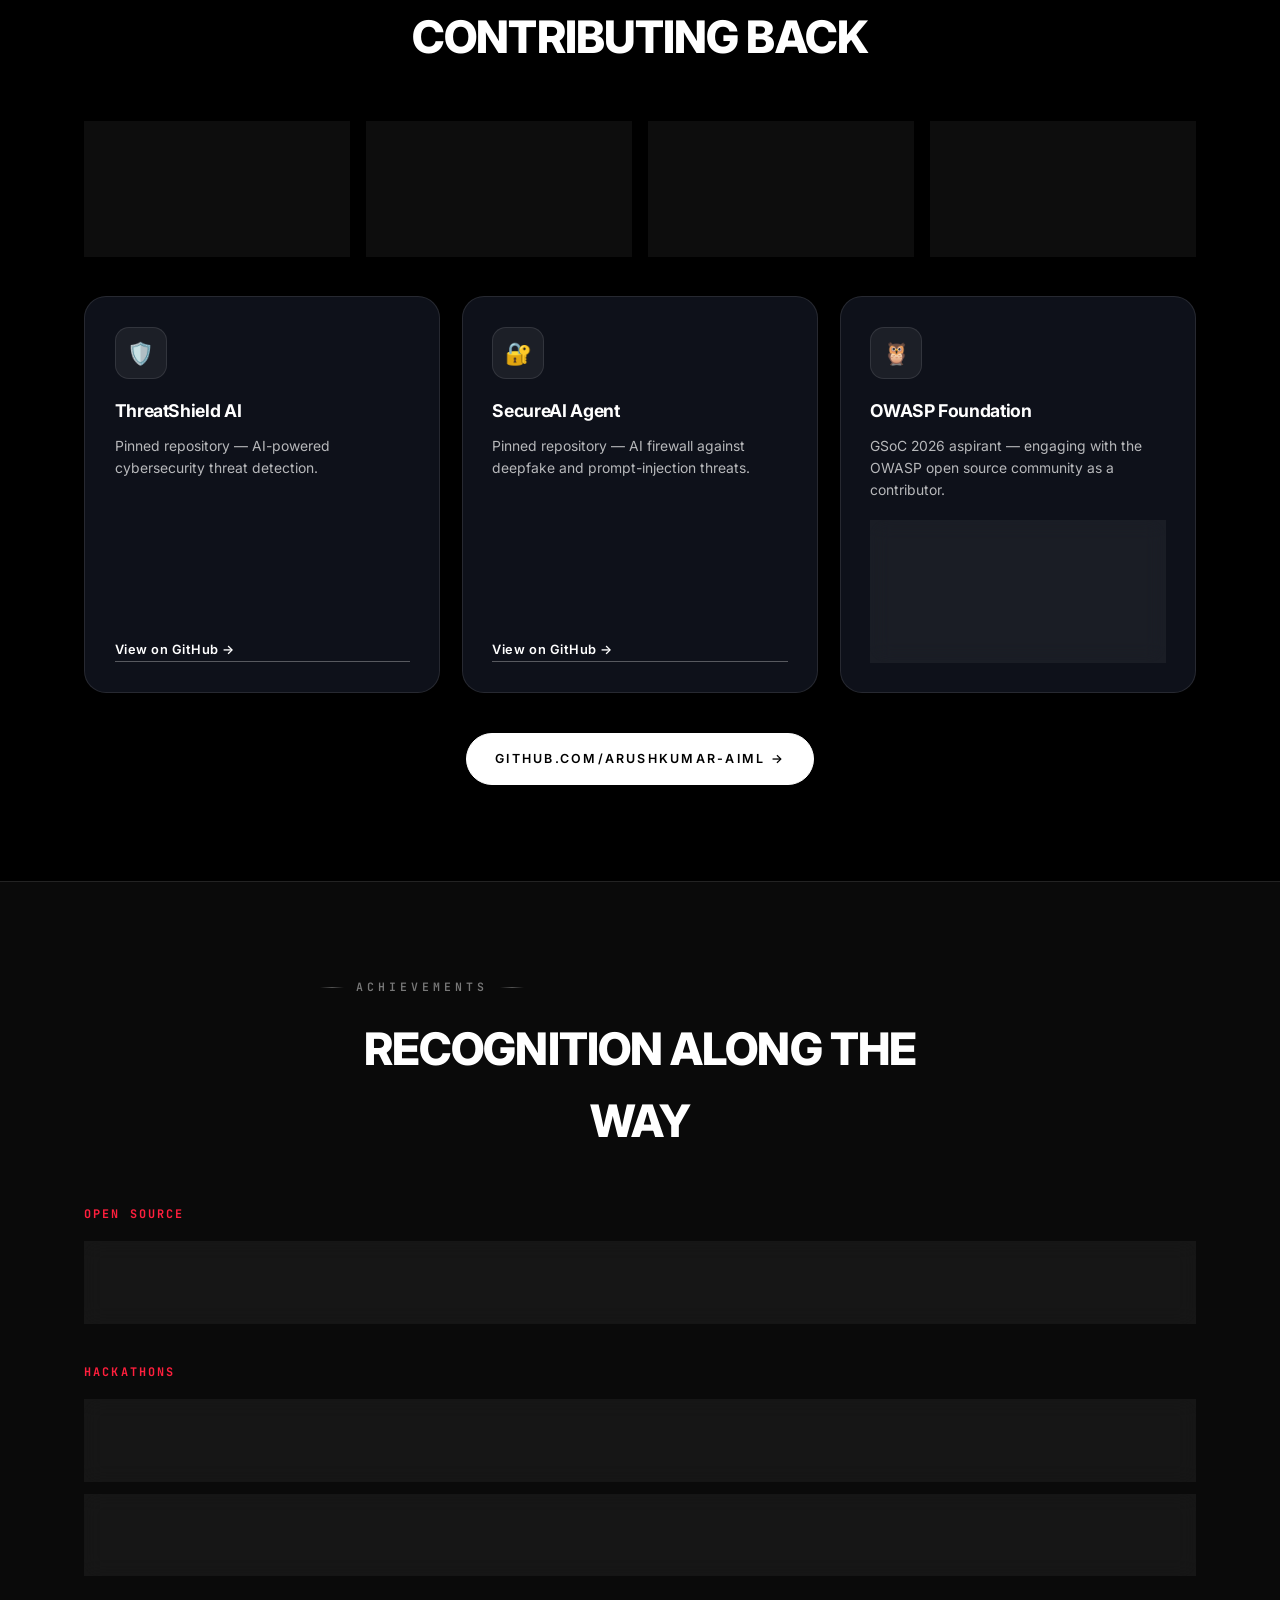
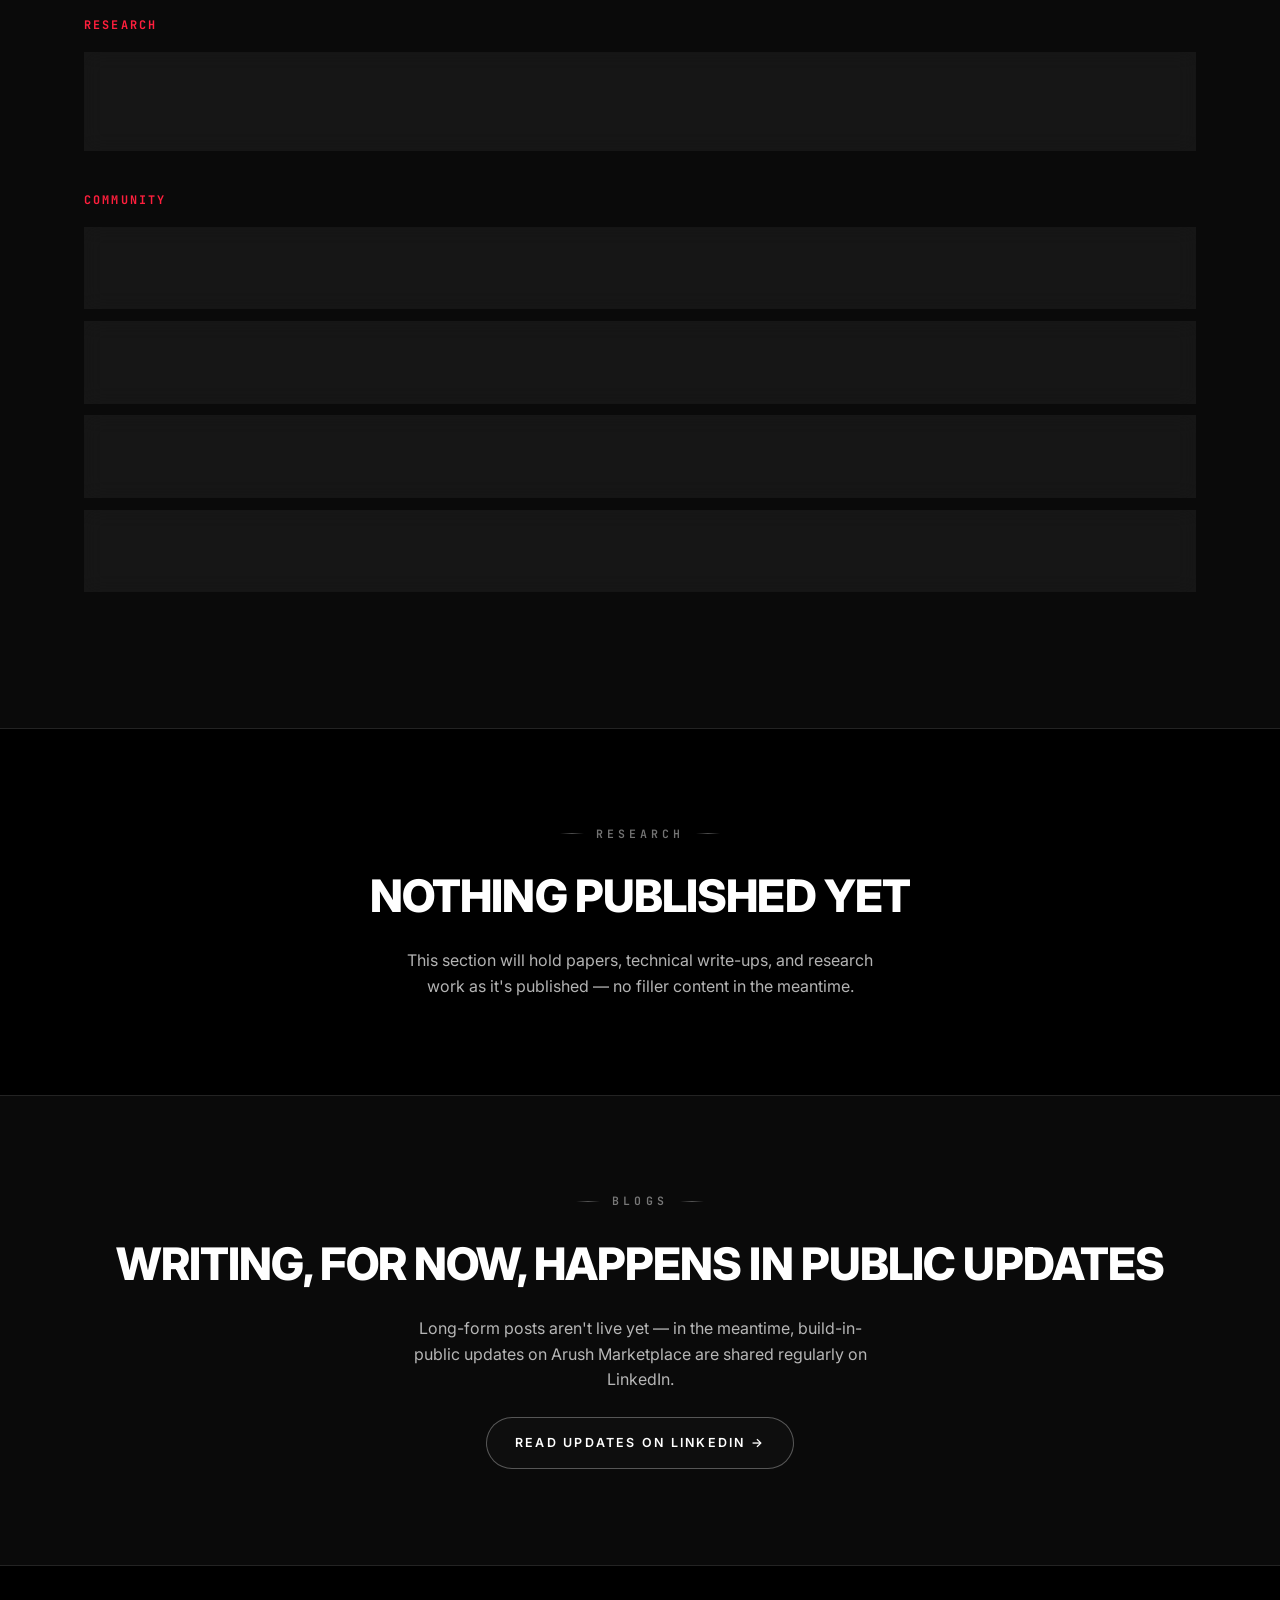
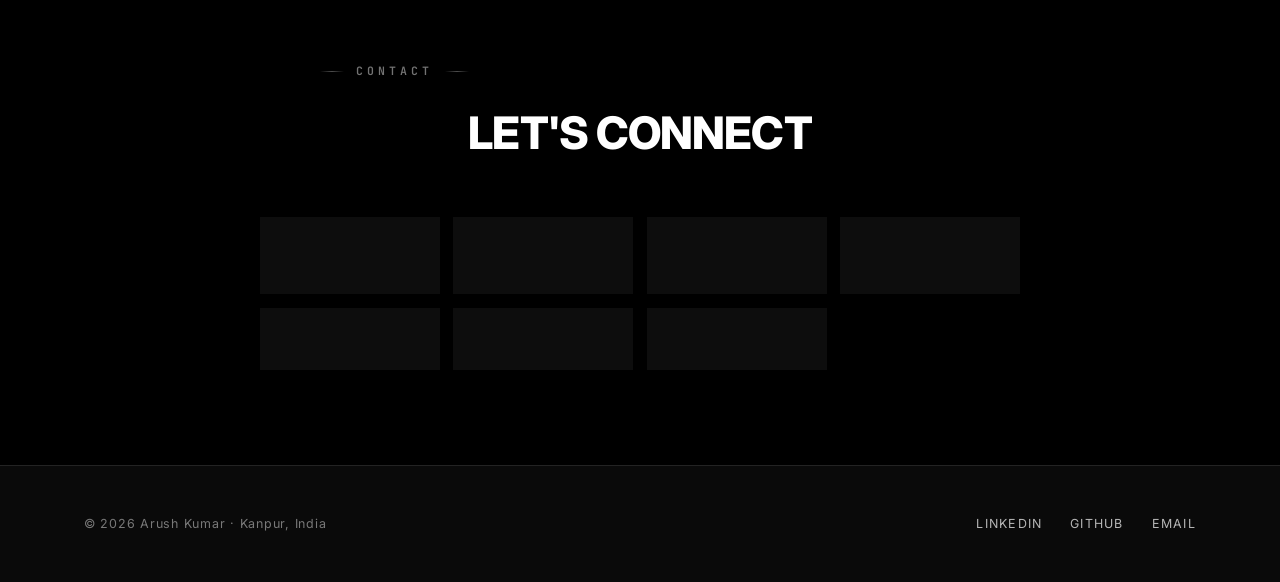
<file: index(1).html>
<!DOCTYPE html>
<html lang="en">
<head>
<meta charset="UTF-8" />
<meta name="viewport" content="width=device-width, initial-scale=1.0" />
<title>Arush Kumar — AI Engineer & Full-Stack Developer</title>
<meta name="description" content="Arush Kumar — AI Engineer, Full-Stack Developer, Open Source Contributor, and Founder of Arush Labs. Building AI products in public from Kanpur, India." />
<link rel="canonical" href="https://arush-portfolio-sandy.vercel.app/" />
<meta name="keywords" content="Arush Kumar, AI Engineer, Full-Stack Developer, Arush Labs Founder, Kanpur developer, AI products, open source contributor" />
<meta name="author" content="Arush Kumar" />

<meta property="og:title" content="Arush Kumar — AI Engineer & Full-Stack Developer" />
<meta property="og:description" content="AI Engineer, Full-Stack Developer, Open Source Contributor, Founder of Arush Labs." />
<meta property="og:type" content="profile" />
<meta property="og:url" content="https://arush-portfolio-sandy.vercel.app/" />
<meta property="og:image" content="https://arush-portfolio-sandy.vercel.app/assets/avatar.jpg" />
<meta property="og:image:width" content="500" />
<meta property="og:image:height" content="500" />

<meta name="twitter:card" content="summary_large_image" />
<meta name="twitter:title" content="Arush Kumar — AI Engineer & Full-Stack Developer" />
<meta name="twitter:description" content="AI Engineer, Full-Stack Developer, Open Source Contributor, Founder of Arush Labs." />
<meta name="twitter:image" content="https://arush-portfolio-sandy.vercel.app/assets/avatar.jpg" />

<link rel="icon" href="assets/avatar.jpg">
<link rel="preconnect" href="https://fonts.googleapis.com">
<link rel="preconnect" href="https://fonts.gstatic.com" crossorigin>
<link rel="stylesheet" href="css/style.css">

<script type="application/ld+json">
{
  "@context": "https://schema.org",
  "@type": "Person",
  "name": "Arush Kumar",
  "url": "https://arush-portfolio-sandy.vercel.app/",
  "image": "https://arush-portfolio-sandy.vercel.app/assets/avatar.jpg",
  "jobTitle": "AI Engineer & Full-Stack Developer",
  "worksFor": {
    "@type": "Organization",
    "name": "Arush Labs",
    "url": "https://arushlabs.vercel.app"
  },
  "address": {
    "@type": "PostalAddress",
    "addressLocality": "Kanpur",
    "addressRegion": "Uttar Pradesh",
    "addressCountry": "IN"
  },
  "sameAs": [
    "https://www.linkedin.com/in/arushkumar9983",
    "https://instagram.com/arushkumar9983",
    "https://instagram.com/arushwrites_",
    "https://github.com/arushkumar-aiml",
    "https://x.com/arushkumar9983"
  ]
}
</script>
</head>
<body>

<nav class="site-nav">
  <div class="wrap">
    <a href="#home" class="brand"><span class="mark">AK</span> Arush Kumar</a>
    <div class="nav-links">
      <a href="#home">Home</a>
      <a href="#about">About</a>
      <a href="#skills">Skills</a>
      <a href="#projects">Projects</a>
      <a href="#experience">Experience</a>
      <a href="#open-source">Open Source</a>
      <a href="#achievements">Achievements</a>
      <a href="#research">Research</a>
      <a href="#blogs">Blogs</a>
      <a href="#contact">Contact</a>
    </div>
    <a class="nav-cta" href="mailto:hello@arushlabs.com">Get in touch →</a>
    <button class="nav-toggle" aria-label="Toggle menu" aria-expanded="false">☰</button>
  </div>
  <div class="mobile-menu">
    <a href="#home">Home</a>
    <a href="#about">About</a>
    <a href="#skills">Skills</a>
    <a href="#projects">Projects</a>
    <a href="#experience">Experience</a>
    <a href="#open-source">Open Source</a>
    <a href="#achievements">Achievements</a>
    <a href="#research">Research</a>
    <a href="#blogs">Blogs</a>
    <a href="#contact">Contact</a>
  </div>
</nav>

<main>

<header class="hero" id="home">
  <div class="wrap hero-inner">
    <div class="avatar-wrap" data-reveal>
      <div class="avatar-orb">
        <span class="ring"></span>
        <img src="assets/avatar.jpg" alt="Arush Kumar" class="avatar-img">
        <div class="avatar-bars"><span></span><span></span><span></span><span></span><span></span></div>
      </div>
      <div class="glass speech-bubble"><span id="speech-text"><span class="cursor"></span></span></div>
    </div>

    <span class="badge-pill">📍 Kanpur, Uttar Pradesh, India</span>
    <h1>Hi, I'm <span class="accent">Arush Kumar</span>.<br>I build AI-native software.</h1>
    <p class="lede">AI Engineer and Full-Stack Developer, currently building Arush Labs in public — an AI-first technology company — while contributing to open source along the way.</p>

    <div class="cta-row center" style="margin-bottom:3rem;">
      <a class="btn btn-primary" href="#projects">View projects</a>
      <a class="btn btn-ghost" href="https://www.linkedin.com/in/arushkumar9983" target="_blank" rel="noopener">Connect on LinkedIn</a>
    </div>

    <div class="term-grid" style="max-width:640px; margin:0 auto;" data-reveal>
      <div class="term-block show"><span class="k">Focus</span><span class="v">AI</span></div>
      <div class="term-block show"><span class="k">Focus</span><span class="v">Full Stack</span></div>
      <div class="term-block show"><span class="k">Focus</span><span class="v">Open Source</span></div>
      <div class="term-block show"><span class="k">Focus</span><span class="v">Startup Building</span></div>
    </div>
  </div>
</header>

<div class="marquee-strip">
  <div class="marquee-track" id="marquee-track">
    <span>ARUSH KUMAR</span><span>AI ENGINEER</span><span>FULL-STACK DEVELOPER</span><span>ARUSH LABS</span><span>OPEN SOURCE</span>
    <span>ARUSH KUMAR</span><span>AI ENGINEER</span><span>FULL-STACK DEVELOPER</span><span>ARUSH LABS</span><span>OPEN SOURCE</span>
    <span>ARUSH KUMAR</span><span>AI ENGINEER</span><span>FULL-STACK DEVELOPER</span><span>ARUSH LABS</span><span>OPEN SOURCE</span>
  </div>
</div>

<section class="section" id="about">
  <div class="wrap">
    <div class="split" data-reveal>
      <div>
        <div class="eyebrow">About</div>
        <h2>AI Engineer, Full-Stack Developer, Founder</h2>
      </div>
      <div>
        <p style="margin-bottom:1rem;">I'm building AI-first software products focused on solving real-world problems through intelligent automation and scalable technology.</p>
        <p style="margin-bottom:1rem;">Currently building <strong style="color:var(--text);">Arush Labs</strong>, an AI technology company developing Arush Marketplace (an AI-powered freelancing platform), with AI CoFounder and Arush Launch on the roadmap.</p>
        <p style="margin-bottom:1rem;">My interests include Artificial Intelligence, Machine Learning, Full Stack Development, Developer Tools, Cybersecurity, and Open Source. I'm passionate about building in public, contributing to open source, and creating products that developers and businesses can use worldwide.</p>
        <p style="font-size:.85rem; color:var(--muted);">B.Tech, Computer Science — Dr. A.P.J. Abdul Kalam Technical University (2024–2028)</p>
      </div>
    </div>
  </div>
</section>

<section class="section section-alt" id="skills">
  <div class="wrap">
    <div class="section-head">
      <div class="eyebrow">Skills</div>
      <h2>Tech I build with</h2>
    </div>
    <div class="skill-groups" data-reveal>
      <div class="skill-group">
        <h3>Frontend</h3>
        <span class="tag">React</span><span class="tag">Next.js</span><span class="tag">TypeScript</span><span class="tag">Tailwind CSS</span>
      </div>
      <div class="skill-group">
        <h3>Backend</h3>
        <span class="tag">FastAPI</span><span class="tag">Python</span>
      </div>
      <div class="skill-group">
        <h3>AI / ML</h3>
        <span class="tag">AI / LLMs</span><span class="tag">TensorFlow</span><span class="tag">Keras</span><span class="tag">Machine Learning</span>
      </div>
      <div class="skill-group">
        <h3>Cloud</h3>
        <span class="tag">Firebase</span>
      </div>
      <div class="skill-group">
        <h3>Security</h3>
        <span class="tag">Cybersecurity</span><span class="tag">Prompt Injection Defense</span>
      </div>
      <div class="skill-group">
        <h3>Practices</h3>
        <span class="tag">Open Source</span><span class="tag">Build in Public</span>
      </div>
    </div>
  </div>
</section>

<section class="section" id="projects">
  <div class="wrap">
    <div class="section-head">
      <div class="eyebrow">Projects</div>
      <h2>What I've built</h2>
    </div>
    <div class="card-grid" data-reveal>

      <div class="p-card">
        <div class="p-status status-building">Active</div>
        <div class="p-icon">🛡️</div>
        <h3>ThreatShield AI</h3>
        <p class="desc">AI-powered cybersecurity threat detection system. Detects anomalies and security threats in real time using ML models trained on network traffic patterns.</p>
        <div class="p-meta"><span class="tag">Python</span><span class="tag">TensorFlow</span><span class="tag">ML</span><span class="tag">Cybersecurity</span></div>
        <div class="p-foot">
          <div class="p-price" style="font-size:.75rem;">Apr 2026 – Present</div>
          <a href="https://github.com/arushkumar-aiml/ThreatShield_Ai" target="_blank" rel="noopener" class="link-cta">GitHub →</a>
        </div>
      </div>

      <div class="p-card">
        <div class="p-status status-building">Active</div>
        <div class="p-icon">🔐</div>
        <h3>SecureAI Agent</h3>
        <p class="desc">AI-powered firewall protecting AI systems from deepfake audio, hidden prompt injections in images, and multimodal threats — scanning, analyzing and risk-scoring inputs in real time before they reach the model.</p>
        <div class="p-meta"><span class="tag">Python</span><span class="tag">ML</span><span class="tag">Deepfake Detection</span><span class="tag">Multimodal AI</span></div>
        <div class="p-foot">
          <div class="p-price" style="font-size:.75rem;">Feb 2026 – Present</div>
          <a href="https://github.com/arushkumar-aiml/SecureAI_Agent" target="_blank" rel="noopener" class="link-cta">GitHub →</a>
        </div>
      </div>

      <div class="p-card">
        <div class="p-status status-building">Building</div>
        <div class="p-icon">🛠️</div>
        <h3>Arush Marketplace</h3>
        <p class="desc">AI-powered freelancing platform — the first product from Arush Labs. Adeel AI turns a client's idea into a scoped brief, a full PRD, and a starter code scaffold.</p>
        <div class="p-meta"><span class="tag">React</span><span class="tag">Node.js</span><span class="tag">Stripe</span></div>
        <div class="p-foot">
          <div class="p-price" style="font-size:.75rem;">Jul 2026 – Present</div>
          <a href="https://arush-marketplace.vercel.app" target="_blank" rel="noopener" class="link-cta">Live demo →</a>
        </div>
      </div>

      <div class="p-card">
        <div class="p-status status-roadmap">Built</div>
        <div class="p-icon">🏢</div>
        <h3>OfficeOS</h3>
        <p class="desc">AI office automation system — schedules meetings via natural language, assigns and tracks tasks, drafts and sends emails, generates reports automatically, and handles HR queries and leave requests.</p>
        <div class="p-meta"><span class="tag">AI Automation</span><span class="tag">GPT-based</span></div>
        <div class="p-foot">
          <div class="p-price" style="font-size:.75rem;">Private / licensed</div>
          <a href="#contact" class="link-cta">Contact for demo →</a>
        </div>
      </div>

    </div>
  </div>
</section>

<section class="section section-alt" id="experience">
  <div class="wrap">
    <div class="section-head">
      <div class="eyebrow">Experience</div>
      <h2>Where I've worked and contributed</h2>
    </div>
    <div class="glass" style="padding:.5rem 0;" data-reveal>

      <div class="exp-item" style="border-bottom:1px solid var(--border);">
        <div class="exp-head"><span class="exp-role">Founder & CEO</span><span class="exp-date">Jul 2026 – Present · 1 mo</span></div>
        <div class="exp-org">Arush Labs · Self-employed · Asia</div>
      </div>

      <div class="exp-item" style="border-bottom:1px solid var(--border);">
        <div class="exp-head"><span class="exp-role">Campus Ambassador</span><span class="exp-date">Jun 2026 – Present · 2 mos</span></div>
        <div class="exp-org">Techfest, IIT Bombay · Internship · Asia</div>
      </div>

      <div class="exp-item" style="border-bottom:1px solid var(--border);">
        <div class="exp-head"><span class="exp-role">Microsoft Hackathon Participant</span><span class="exp-date">May 2026 – Jun 2026 · 2 mos</span></div>
        <div class="exp-org">Microsoft · Freelance · Remote</div>
      </div>

      <div class="exp-item" style="border-bottom:1px solid var(--border);">
        <div class="exp-head"><span class="exp-role">Cybersecurity Hackathon Participant</span><span class="exp-date">Apr 2026 – May 2026 · 2 mos</span></div>
        <div class="exp-org">C3iHub, IIT Kanpur · Freelance · Asia / Remote</div>
        <div class="exp-desc">Participated in the Cybersecurity Solution Track at HACK IITK 2026, a 2-day hackathon at IIT Kanpur powered by C3iHub. Built security-focused solutions under time pressure.</div>
      </div>

      <div class="exp-item">
        <div class="exp-head"><span class="exp-role">Open Source Contributor — GSoC 2026 Aspirant</span><span class="exp-date">Apr 2026 – May 2026 · 2 mos</span></div>
        <div class="exp-org">OWASP® Foundation · Freelance · Remote</div>
      </div>

    </div>
  </div>
</section>

<section class="section" id="open-source">
  <div class="wrap">
    <div class="section-head">
      <div class="eyebrow">Open Source</div>
      <h2>Contributing back</h2>
    </div>

    <div class="stat-row" data-reveal>
      <div class="stat"><div class="n">2</div><div class="l">Pinned repositories</div></div>
      <div class="stat"><div class="n">OWASP</div><div class="l">GSoC 2026 aspirant</div></div>
      <div class="stat"><div class="n">27</div><div class="l">Certifications earned</div></div>
      <div class="stat"><div class="n">—</div><div class="l">Live GitHub stats (pending)</div></div>
    </div>

    <div class="card-grid" style="margin-top:2.5rem;" data-reveal>
      <div class="p-card">
        <div class="p-icon">🛡️</div>
        <h3>ThreatShield AI</h3>
        <p class="desc">Pinned repository — AI-powered cybersecurity threat detection.</p>
        <a href="https://github.com/arushkumar-aiml/ThreatShield_Ai" target="_blank" rel="noopener" class="link-cta">View on GitHub →</a>
      </div>
      <div class="p-card">
        <div class="p-icon">🔐</div>
        <h3>SecureAI Agent</h3>
        <p class="desc">Pinned repository — AI firewall against deepfake and prompt-injection threats.</p>
        <a href="https://github.com/arushkumar-aiml/SecureAI_Agent" target="_blank" rel="noopener" class="link-cta">View on GitHub →</a>
      </div>
      <div class="p-card">
        <div class="p-icon">🦉</div>
        <h3>OWASP Foundation</h3>
        <p class="desc">GSoC 2026 aspirant — engaging with the OWASP open source community as a contributor.</p>
        <div class="needs-content"><strong>Journey in progress</strong>PR history and selection outcome not yet available — will be added once confirmed.</div>
      </div>
    </div>

    <div class="center" style="margin-top:2.5rem;">
      <a class="btn btn-primary" href="https://github.com/arushkumar-aiml" target="_blank" rel="noopener">github.com/arushkumar-aiml →</a>
    </div>
  </div>
</section>

<section class="section section-alt" id="achievements">
  <div class="wrap">
    <div class="section-head">
      <div class="eyebrow">Achievements</div>
      <h2>Recognition along the way</h2>
    </div>

    <div data-reveal>
      <div class="ach-group">
        <h3>Open Source</h3>
        <div class="ach-list">
          <div class="ach-row"><span class="ic">🦉</span><div><div class="t">GSoC 2026 Aspirant — OWASP® Foundation</div><div class="d">Open source contributor, engaging with the OWASP community</div></div></div>
        </div>
      </div>

      <div class="ach-group">
        <h3>Hackathons</h3>
        <div class="ach-list">
          <div class="ach-row"><span class="ic">🏆</span><div><div class="t">Microsoft Hackathon Participant</div><div class="d">May – Jun 2026</div></div></div>
          <div class="ach-row"><span class="ic">🔒</span><div><div class="t">HACK IITK 2026 — Cybersecurity Solution Track</div><div class="d">2-day hackathon at IIT Kanpur, powered by C3iHub</div></div></div>
        </div>
      </div>

      <div class="ach-group">
        <h3>Research</h3>
        <div class="needs-content"><strong>Content needed</strong>No published research yet — this section will update as work is published.</div>
      </div>

      <div class="ach-group">
        <h3>Community</h3>
        <div class="ach-list">
          <div class="ach-row"><span class="ic">🎓</span><div><div class="t">Campus Mantri — GeeksforGeeks, VIT Kanpur</div><div class="d">Official campus representative bridging GfG and the student community</div></div></div>
          <div class="ach-row"><span class="ic">🚀</span><div><div class="t">Campus Ambassador — Techfest, IIT Bombay</div><div class="d">Since June 2026</div></div></div>
          <div class="ach-row"><span class="ic">🌍</span><div><div class="t">100K Milestone Honor — CampusCrew</div><div class="d">Recognized as part of a 100,000+ student community across 15+ countries</div></div></div>
          <div class="ach-row"><span class="ic">✅</span><div><div class="t">HackerRank — Software Engineer Intern role certification</div><div class="d">Role-based certification, cleared Jun 2026 · 27 certifications total on HackerRank</div></div></div>
        </div>
      </div>
    </div>
  </div>
</section>

<section class="section" id="research">
  <div class="wrap center" data-reveal>
    <div class="eyebrow center">Research</div>
    <h2 style="margin-bottom:1rem;">Nothing published yet</h2>
    <p style="max-width:480px; margin:0 auto;">This section will hold papers, technical write-ups, and research work as it's published — no filler content in the meantime.</p>
  </div>
</section>

<section class="section section-alt" id="blogs">
  <div class="wrap center" data-reveal>
    <div class="eyebrow center">Blogs</div>
    <h2 style="margin-bottom:1rem;">Writing, for now, happens in public updates</h2>
    <p style="max-width:480px; margin:0 auto 1.5rem;">Long-form posts aren't live yet — in the meantime, build-in-public updates on Arush Marketplace are shared regularly on LinkedIn.</p>
    <div class="cta-row center"><a class="btn btn-ghost" href="https://www.linkedin.com/in/arushkumar9983" target="_blank" rel="noopener">Read updates on LinkedIn →</a></div>
  </div>
</section>

<section class="section" id="contact">
  <div class="wrap">
    <div class="section-head">
      <div class="eyebrow">Contact</div>
      <h2>Let's connect</h2>
    </div>
    <div class="social-grid" data-reveal style="max-width:760px; margin:0 auto;">
      <a class="social-btn" href="https://www.linkedin.com/in/arushkumar9983" target="_blank" rel="noopener"><span class="ico">💼</span> LinkedIn</a>
      <a class="social-btn" href="https://github.com/arushkumar-aiml" target="_blank" rel="noopener"><span class="ico">💻</span> GitHub</a>
      <a class="social-btn" href="https://instagram.com/arushkumar9983" target="_blank" rel="noopener"><span class="ico">📸</span> Instagram</a>
      <a class="social-btn" href="https://instagram.com/arushwrites_" target="_blank" rel="noopener"><span class="ico">✍️</span> Shayari (arushwrites_)</a>
      <a class="social-btn" href="mailto:hello@arushlabs.com"><span class="ico">✉️</span> Email</a>
      <a class="social-btn" href="https://arush-marketplace-portfolio.vercel.app/" target="_blank" rel="noopener"><span class="ico">🌐</span> Portfolio</a>
      <a class="social-btn" href="https://x.com/arushkumar9983" target="_blank" rel="noopener"><span class="ico">🐦</span> X (Twitter)</a>
    </div>
  </div>
</section>

</main>

<footer>
  <div class="wrap foot-row">
    <p>© 2026 Arush Kumar · Kanpur, India</p>
    <div class="foot-links">
      <a href="https://www.linkedin.com/in/arushkumar9983" target="_blank" rel="noopener">LinkedIn</a>
      <a href="https://github.com/arushkumar-aiml" target="_blank" rel="noopener">GitHub</a>
      <a href="mailto:hello@arushlabs.com">Email</a>
    </div>
  </div>
</footer>

<script src="js/main.js"></script>
</body>
</html>
</file>
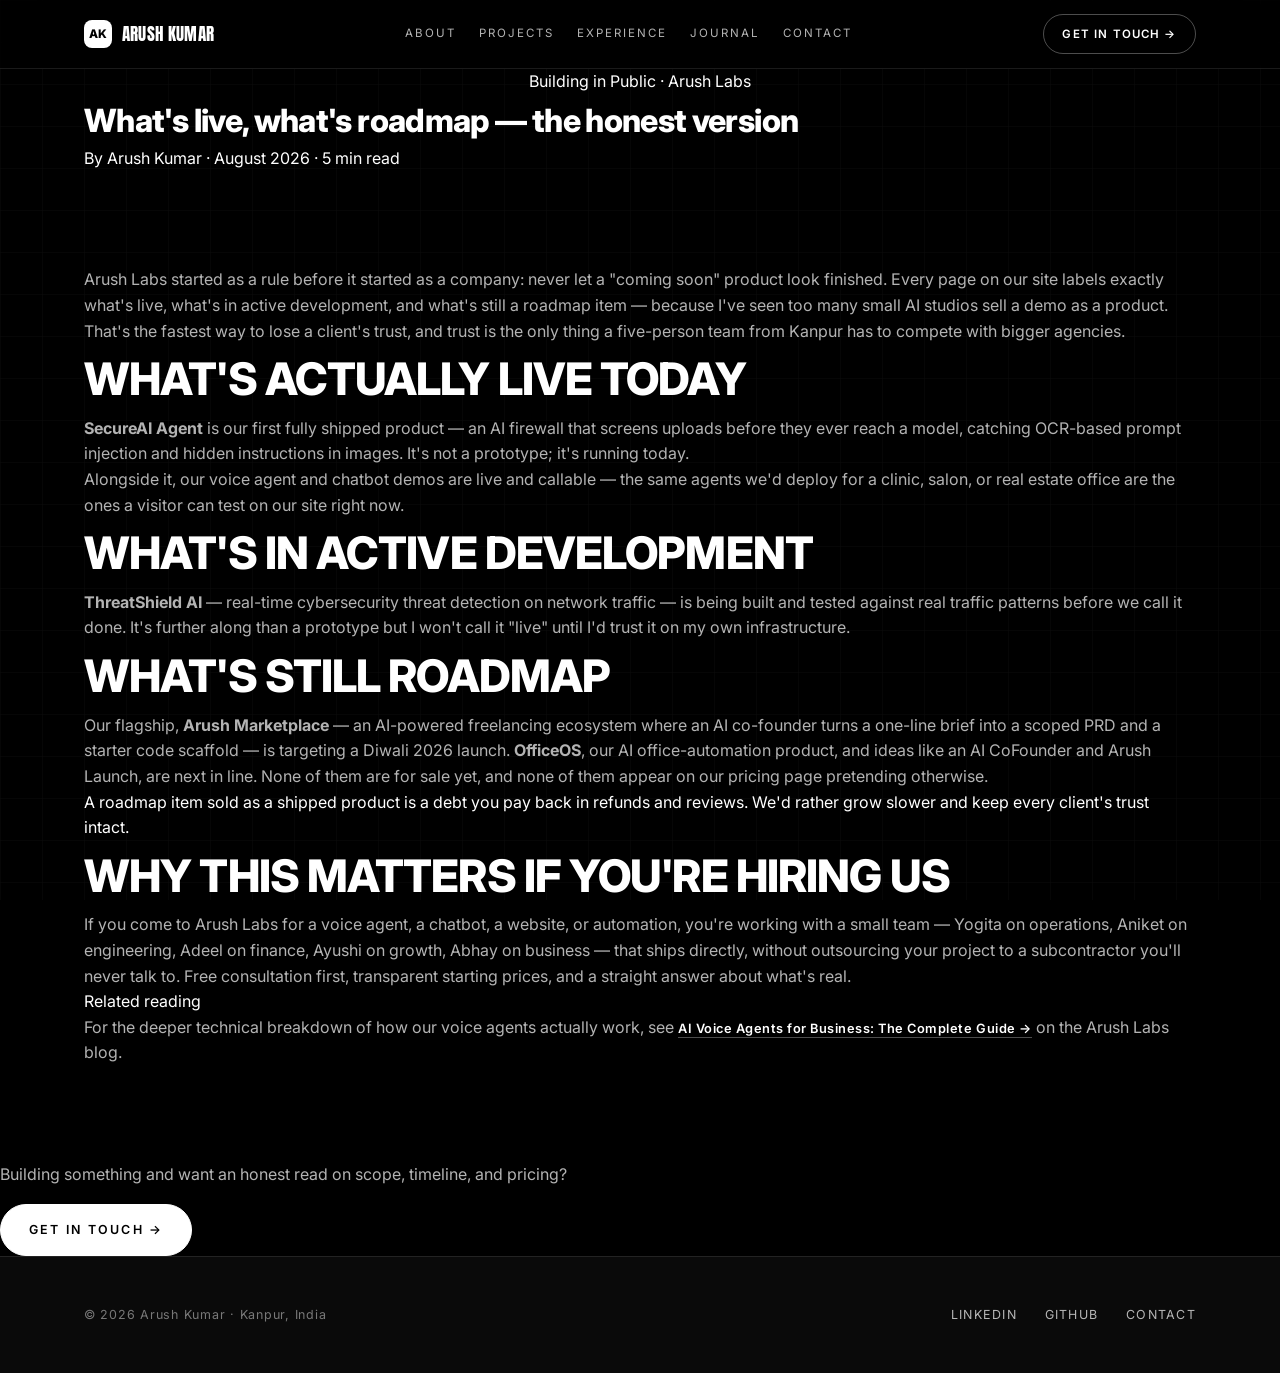
<file: blog/building-arush-labs-in-public.html>
<!DOCTYPE html>
<html lang="en">
<head>
<meta charset="UTF-8" />
<meta name="viewport" content="width=device-width, initial-scale=1.0" />
<title>What's Live, What's Roadmap — Building Arush Labs in Public | Arush Kumar</title>
<meta name="description" content="Inside Arush Labs' rule of never letting a 'coming soon' product look finished: what's actually shipped today at the AI agents company, and what's still being built." />
<link rel="canonical" href="https://arush-portfolio-sandy.vercel.app/blog/building-arush-labs-in-public.html" />
<meta name="keywords" content="Arush Labs, building in public, AI agents company, Arush Kumar, honest product labeling, AI startup Kanpur" />
<meta name="author" content="Arush Kumar" />

<meta property="og:title" content="What's Live, What's Roadmap — Building Arush Labs in Public" />
<meta property="og:description" content="Inside Arush Labs' rule of never letting a 'coming soon' product look finished." />
<meta property="og:type" content="article" />
<meta property="og:url" content="https://arush-portfolio-sandy.vercel.app/blog/building-arush-labs-in-public.html" />
<meta property="og:image" content="https://arush-portfolio-sandy.vercel.app/assets/arush-labs-poster.jpg" />
<meta name="twitter:card" content="summary_large_image" />
<meta name="twitter:title" content="What's Live, What's Roadmap — Building Arush Labs in Public" />
<meta name="twitter:description" content="Inside Arush Labs' rule of never letting a 'coming soon' product look finished." />
<meta name="twitter:image" content="https://arush-portfolio-sandy.vercel.app/assets/arush-labs-poster.jpg" />

<link rel="icon" href="../assets/avatar.jpg">
<link rel="preconnect" href="https://fonts.googleapis.com">
<link rel="preconnect" href="https://fonts.gstatic.com" crossorigin>
<link rel="stylesheet" href="../css/style.css">

<script type="application/ld+json">
{
  "@context": "https://schema.org",
  "@type": "BlogPosting",
  "headline": "What's Live, What's Roadmap — Building Arush Labs in Public",
  "description": "Inside Arush Labs' rule of never letting a 'coming soon' product look finished: what's actually shipped today, and what's still being built.",
  "image": "https://arush-portfolio-sandy.vercel.app/assets/arush-labs-poster.jpg",
  "author": { "@type": "Person", "name": "Arush Kumar", "url": "https://arush-portfolio-sandy.vercel.app/" },
  "publisher": { "@type": "Organization", "name": "Arush Labs", "url": "https://arushlabs.vercel.app" },
  "datePublished": "2026-08-13",
  "mainEntityOfPage": "https://arush-portfolio-sandy.vercel.app/blog/building-arush-labs-in-public.html"
}
</script>
</head>
<body>

<nav class="site-nav">
  <div class="wrap">
    <a href="../index.html#home" class="brand"><span class="mark">AK</span> Arush Kumar</a>
    <div class="nav-links">
      <a href="../index.html#about">About</a>
      <a href="../index.html#projects">Projects</a>
      <a href="../index.html#experience">Experience</a>
      <a href="../index.html#blogs">Journal</a>
      <a href="../index.html#contact">Contact</a>
    </div>
    <a class="nav-cta" href="../index.html#contact">Get in touch →</a>
    <button class="nav-toggle" aria-label="Toggle menu" aria-expanded="false">☰</button>
  </div>
  <div class="mobile-menu">
    <a href="../index.html#about">About</a>
    <a href="../index.html#projects">Projects</a>
    <a href="../index.html#experience">Experience</a>
    <a href="../index.html#blogs">Journal</a>
    <a href="../index.html#contact">Contact</a>
  </div>
</nav>

<main>

<header class="post-hero">
  <div class="wrap">
    <div class="b-cat" style="text-align:center;">Building in Public · Arush Labs</div>
    <h1>What's live, what's roadmap — the honest version</h1>
    <div class="post-meta">
      <span>By Arush Kumar</span>
      <span>·</span>
      <span>August 2026</span>
      <span>·</span>
      <span>5 min read</span>
    </div>
  </div>
</header>

<section class="section">
  <div class="wrap article-body" data-reveal>

    <p>Arush Labs started as a rule before it started as a company: never let a "coming soon" product look finished. Every page on our site labels exactly what's live, what's in active development, and what's still a roadmap item — because I've seen too many small AI studios sell a demo as a product. That's the fastest way to lose a client's trust, and trust is the only thing a five-person team from Kanpur has to compete with bigger agencies.</p>

    <h2>What's actually live today</h2>
    <p><strong>SecureAI Agent</strong> is our first fully shipped product — an AI firewall that screens uploads before they ever reach a model, catching OCR-based prompt injection and hidden instructions in images. It's not a prototype; it's running today.</p>
    <p>Alongside it, our voice agent and chatbot demos are live and callable — the same agents we'd deploy for a clinic, salon, or real estate office are the ones a visitor can test on our site right now.</p>

    <h2>What's in active development</h2>
    <p><strong>ThreatShield AI</strong> — real-time cybersecurity threat detection on network traffic — is being built and tested against real traffic patterns before we call it done. It's further along than a prototype but I won't call it "live" until I'd trust it on my own infrastructure.</p>

    <h2>What's still roadmap</h2>
    <p>Our flagship, <strong>Arush Marketplace</strong> — an AI-powered freelancing ecosystem where an AI co-founder turns a one-line brief into a scoped PRD and a starter code scaffold — is targeting a Diwali 2026 launch. <strong>OfficeOS</strong>, our AI office-automation product, and ideas like an AI CoFounder and Arush Launch, are next in line. None of them are for sale yet, and none of them appear on our pricing page pretending otherwise.</p>

    <blockquote>A roadmap item sold as a shipped product is a debt you pay back in refunds and reviews. We'd rather grow slower and keep every client's trust intact.</blockquote>

    <h2>Why this matters if you're hiring us</h2>
    <p>If you come to Arush Labs for a voice agent, a chatbot, a website, or automation, you're working with a small team — Yogita on operations, Aniket on engineering, Adeel on finance, Ayushi on growth, Abhay on business — that ships directly, without outsourcing your project to a subcontractor you'll never talk to. Free consultation first, transparent starting prices, and a straight answer about what's real.</p>

    <div class="callout">
      <div class="b-cat">Related reading</div>
      <p>For the deeper technical breakdown of how our voice agents actually work, see <a class="link-cta" href="https://arushlabs.vercel.app/blog/ai-voice-agents-for-business" target="_blank" rel="noopener">AI Voice Agents for Business: The Complete Guide →</a> on the Arush Labs blog.</p>
    </div>

  </div>
</section>

<div class="post-foot">
  <p style="margin-bottom:1rem; color:var(--text-2);">Building something and want an honest read on scope, timeline, and pricing?</p>
  <a class="btn btn-primary" href="../index.html#contact">Get in touch →</a>
</div>

</main>

<footer>
  <div class="wrap foot-row">
    <p>© 2026 Arush Kumar · Kanpur, India</p>
    <div class="foot-links">
      <a href="https://www.linkedin.com/in/arushkumar9983" target="_blank" rel="noopener">LinkedIn</a>
      <a href="https://github.com/arushkumar-aiml" target="_blank" rel="noopener">GitHub</a>
      <a href="../index.html#contact">Contact</a>
    </div>
  </div>
</footer>

<script src="../js/main.js"></script>
</body>
</html>
</file>
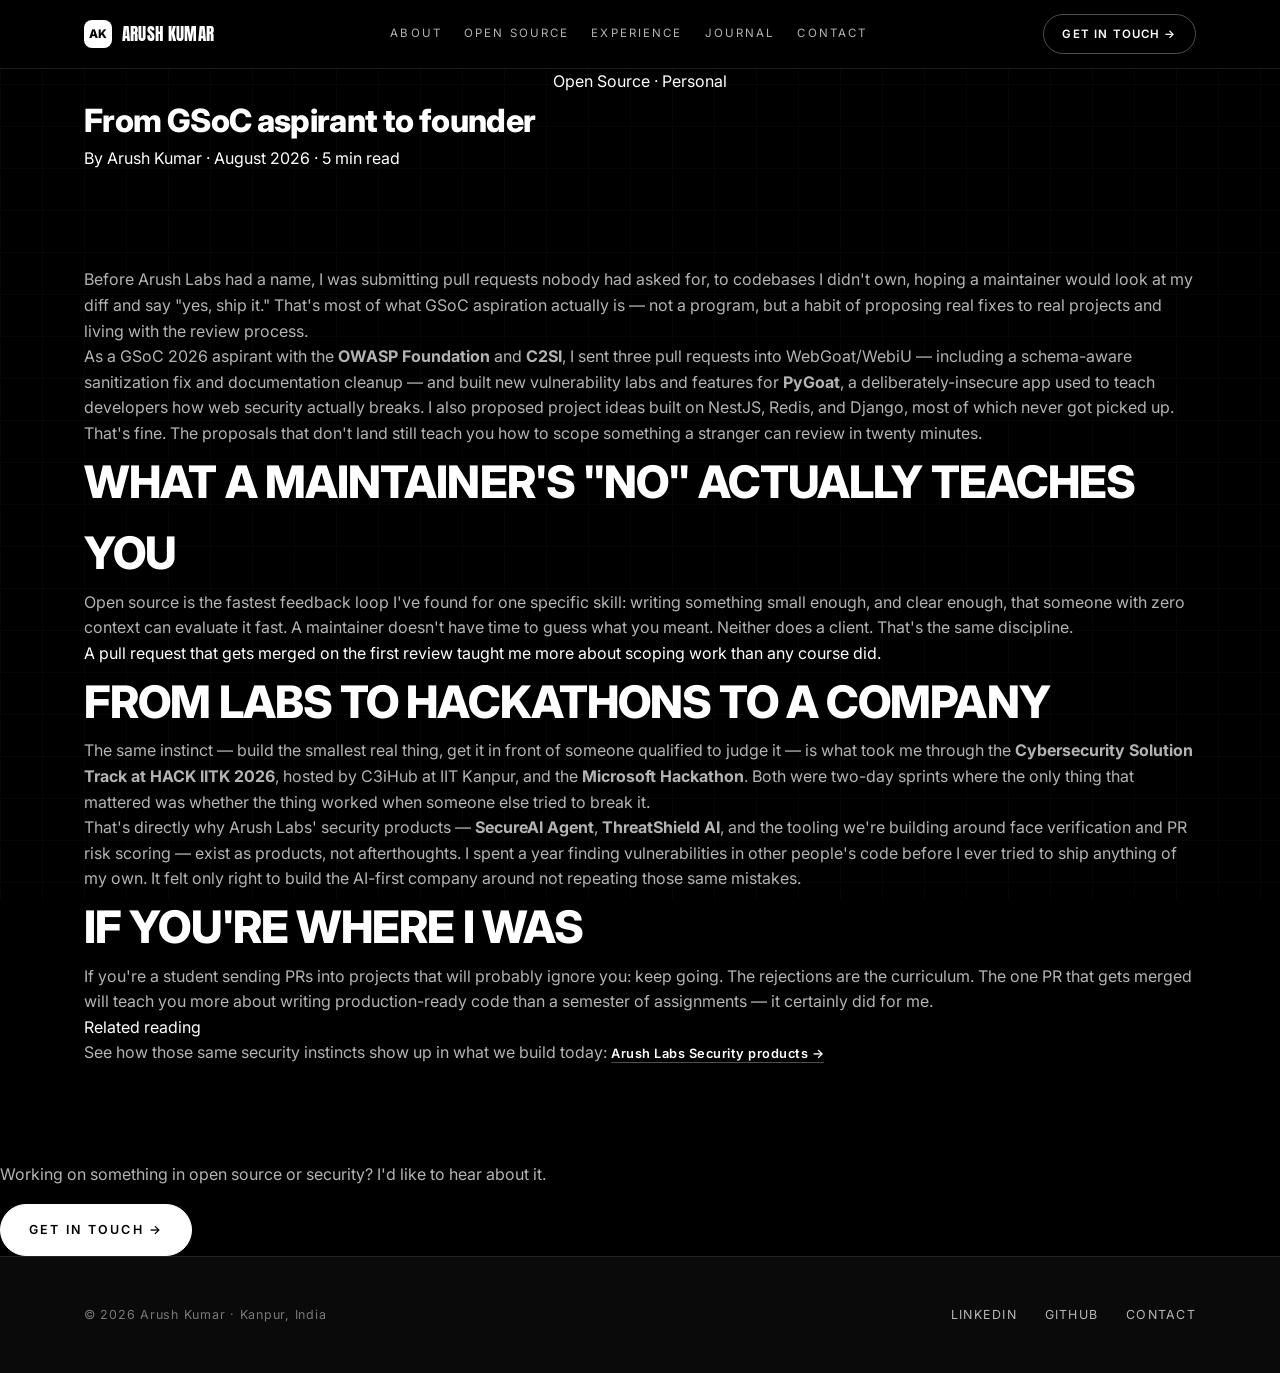
<file: blog/from-gsoc-aspirant-to-founder.html>
<!DOCTYPE html>
<html lang="en">
<head>
<meta charset="UTF-8" />
<meta name="viewport" content="width=device-width, initial-scale=1.0" />
<title>From GSoC Aspirant to Founder: What Open Source Taught Me | Arush Kumar</title>
<meta name="description" content="What contributing security labs to OWASP and C2SI taught me about shipping — and why Arush Labs builds security-first products because of it." />
<link rel="canonical" href="https://arush-portfolio-sandy.vercel.app/blog/from-gsoc-aspirant-to-founder.html" />
<meta name="keywords" content="GSoC 2026, OWASP, open source contributor, Arush Kumar, Arush Labs, cybersecurity, PyGoat, hackathon" />
<meta name="author" content="Arush Kumar" />

<meta property="og:title" content="From GSoC Aspirant to Founder: What Open Source Taught Me" />
<meta property="og:description" content="What contributing security labs to OWASP and C2SI taught me about shipping." />
<meta property="og:type" content="article" />
<meta property="og:url" content="https://arush-portfolio-sandy.vercel.app/blog/from-gsoc-aspirant-to-founder.html" />
<meta property="og:image" content="https://arush-portfolio-sandy.vercel.app/assets/arush-mall.jpg" />
<meta name="twitter:card" content="summary_large_image" />
<meta name="twitter:title" content="From GSoC Aspirant to Founder: What Open Source Taught Me" />
<meta name="twitter:description" content="What contributing security labs to OWASP and C2SI taught me about shipping." />
<meta name="twitter:image" content="https://arush-portfolio-sandy.vercel.app/assets/arush-mall.jpg" />

<link rel="icon" href="../assets/avatar.jpg">
<link rel="preconnect" href="https://fonts.googleapis.com">
<link rel="preconnect" href="https://fonts.gstatic.com" crossorigin>
<link rel="stylesheet" href="../css/style.css">

<script type="application/ld+json">
{
  "@context": "https://schema.org",
  "@type": "BlogPosting",
  "headline": "From GSoC Aspirant to Founder: What Open Source Taught Me",
  "description": "What contributing security labs to OWASP and C2SI taught me about shipping — and why Arush Labs builds security-first products because of it.",
  "image": "https://arush-portfolio-sandy.vercel.app/assets/arush-mall.jpg",
  "author": { "@type": "Person", "name": "Arush Kumar", "url": "https://arush-portfolio-sandy.vercel.app/" },
  "publisher": { "@type": "Organization", "name": "Arush Labs", "url": "https://arushlabs.vercel.app" },
  "datePublished": "2026-08-13",
  "mainEntityOfPage": "https://arush-portfolio-sandy.vercel.app/blog/from-gsoc-aspirant-to-founder.html"
}
</script>
</head>
<body>

<nav class="site-nav">
  <div class="wrap">
    <a href="../index.html#home" class="brand"><span class="mark">AK</span> Arush Kumar</a>
    <div class="nav-links">
      <a href="../index.html#about">About</a>
      <a href="../index.html#open-source">Open Source</a>
      <a href="../index.html#experience">Experience</a>
      <a href="../index.html#blogs">Journal</a>
      <a href="../index.html#contact">Contact</a>
    </div>
    <a class="nav-cta" href="../index.html#contact">Get in touch →</a>
    <button class="nav-toggle" aria-label="Toggle menu" aria-expanded="false">☰</button>
  </div>
  <div class="mobile-menu">
    <a href="../index.html#about">About</a>
    <a href="../index.html#open-source">Open Source</a>
    <a href="../index.html#experience">Experience</a>
    <a href="../index.html#blogs">Journal</a>
    <a href="../index.html#contact">Contact</a>
  </div>
</nav>

<main>

<header class="post-hero">
  <div class="wrap">
    <div class="b-cat" style="text-align:center;">Open Source · Personal</div>
    <h1>From GSoC aspirant to founder</h1>
    <div class="post-meta">
      <span>By Arush Kumar</span>
      <span>·</span>
      <span>August 2026</span>
      <span>·</span>
      <span>5 min read</span>
    </div>
  </div>
</header>

<section class="section">
  <div class="wrap article-body" data-reveal>

    <p>Before Arush Labs had a name, I was submitting pull requests nobody had asked for, to codebases I didn't own, hoping a maintainer would look at my diff and say "yes, ship it." That's most of what GSoC aspiration actually is — not a program, but a habit of proposing real fixes to real projects and living with the review process.</p>

    <p>As a GSoC 2026 aspirant with the <strong>OWASP Foundation</strong> and <strong>C2SI</strong>, I sent three pull requests into WebGoat/WebiU — including a schema-aware sanitization fix and documentation cleanup — and built new vulnerability labs and features for <strong>PyGoat</strong>, a deliberately-insecure app used to teach developers how web security actually breaks. I also proposed project ideas built on NestJS, Redis, and Django, most of which never got picked up. That's fine. The proposals that don't land still teach you how to scope something a stranger can review in twenty minutes.</p>

    <h2>What a maintainer's "no" actually teaches you</h2>
    <p>Open source is the fastest feedback loop I've found for one specific skill: writing something small enough, and clear enough, that someone with zero context can evaluate it fast. A maintainer doesn't have time to guess what you meant. Neither does a client. That's the same discipline.</p>

    <blockquote>A pull request that gets merged on the first review taught me more about scoping work than any course did.</blockquote>

    <h2>From labs to hackathons to a company</h2>
    <p>The same instinct — build the smallest real thing, get it in front of someone qualified to judge it — is what took me through the <strong>Cybersecurity Solution Track at HACK IITK 2026</strong>, hosted by C3iHub at IIT Kanpur, and the <strong>Microsoft Hackathon</strong>. Both were two-day sprints where the only thing that mattered was whether the thing worked when someone else tried to break it.</p>

    <p>That's directly why Arush Labs' security products — <strong>SecureAI Agent</strong>, <strong>ThreatShield AI</strong>, and the tooling we're building around face verification and PR risk scoring — exist as products, not afterthoughts. I spent a year finding vulnerabilities in other people's code before I ever tried to ship anything of my own. It felt only right to build the AI-first company around not repeating those same mistakes.</p>

    <h2>If you're where I was</h2>
    <p>If you're a student sending PRs into projects that will probably ignore you: keep going. The rejections are the curriculum. The one PR that gets merged will teach you more about writing production-ready code than a semester of assignments — it certainly did for me.</p>

    <div class="callout">
      <div class="b-cat">Related reading</div>
      <p>See how those same security instincts show up in what we build today: <a class="link-cta" href="https://arushlabs.vercel.app/security" target="_blank" rel="noopener">Arush Labs Security products →</a></p>
    </div>

  </div>
</section>

<div class="post-foot">
  <p style="margin-bottom:1rem; color:var(--text-2);">Working on something in open source or security? I'd like to hear about it.</p>
  <a class="btn btn-primary" href="../index.html#contact">Get in touch →</a>
</div>

</main>

<footer>
  <div class="wrap foot-row">
    <p>© 2026 Arush Kumar · Kanpur, India</p>
    <div class="foot-links">
      <a href="https://www.linkedin.com/in/arushkumar9983" target="_blank" rel="noopener">LinkedIn</a>
      <a href="https://github.com/arushkumar-aiml" target="_blank" rel="noopener">GitHub</a>
      <a href="../index.html#contact">Contact</a>
    </div>
  </div>
</footer>

<script src="../js/main.js"></script>
</body>
</html>
</file>
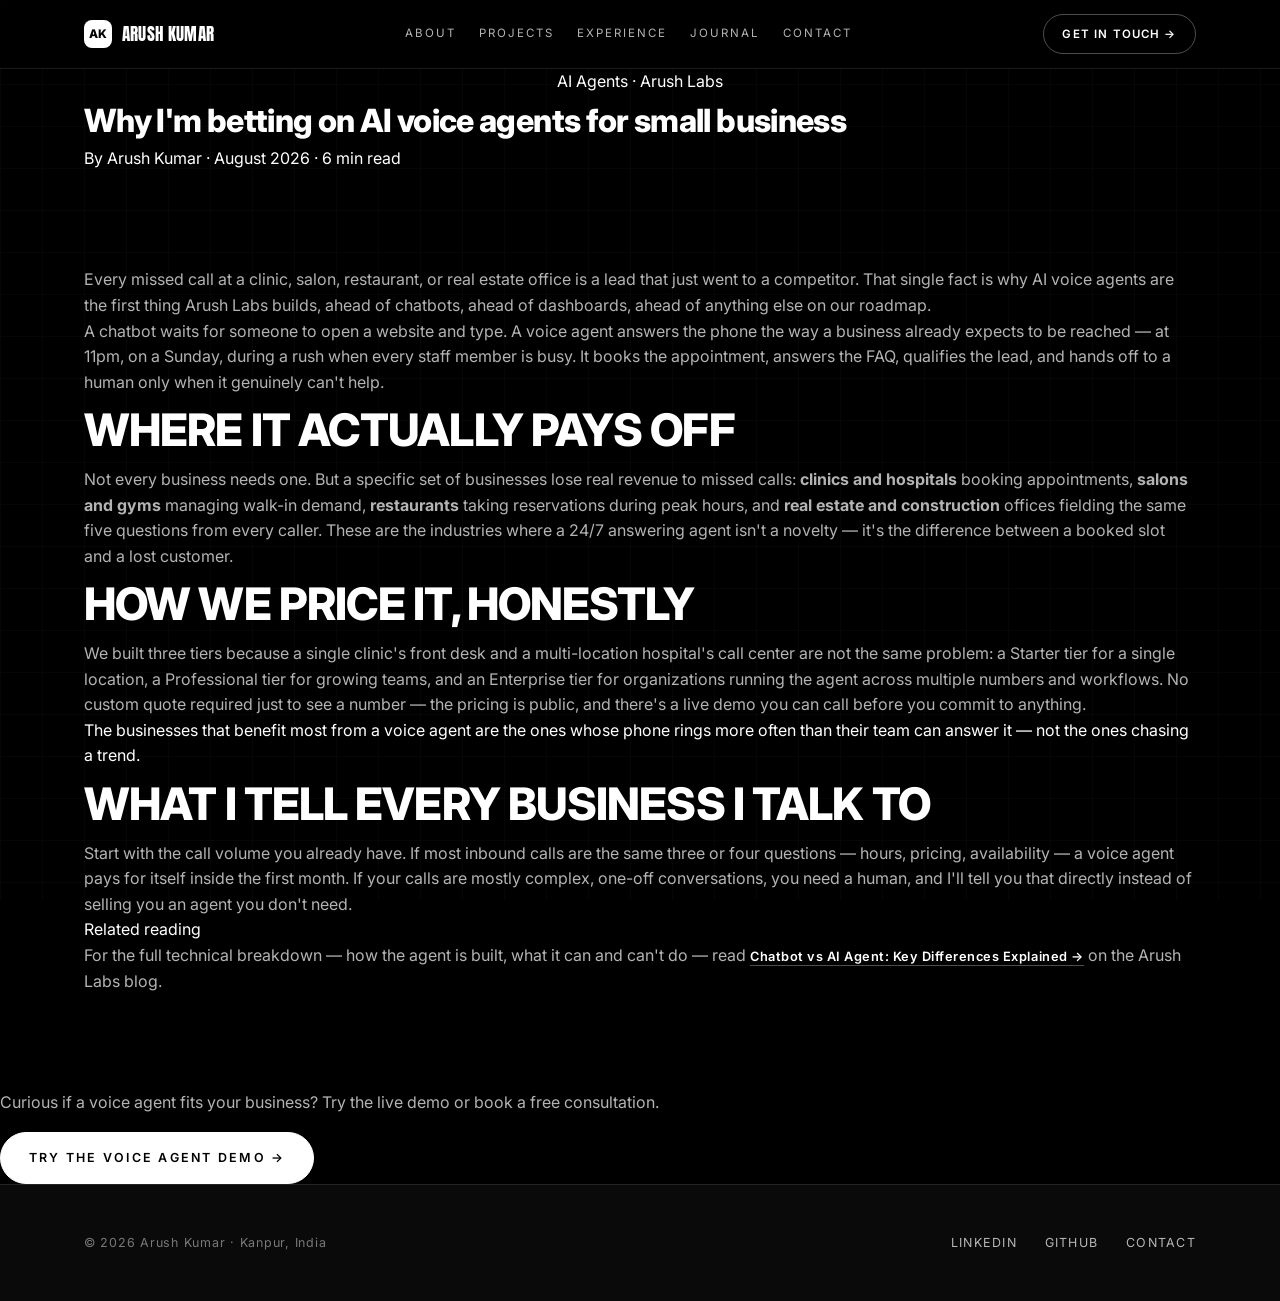
<file: blog/why-im-betting-on-ai-voice-agents.html>
<!DOCTYPE html>
<html lang="en">
<head>
<meta charset="UTF-8" />
<meta name="viewport" content="width=device-width, initial-scale=1.0" />
<title>Why I'm Betting on AI Voice Agents for Small Business | Arush Kumar</title>
<meta name="description" content="Clinics, salons, restaurants, and real estate offices lose leads on missed calls every day. Here's the case for AI voice agents, and where they actually pay off." />
<link rel="canonical" href="https://arush-portfolio-sandy.vercel.app/blog/why-im-betting-on-ai-voice-agents.html" />
<meta name="keywords" content="AI voice agents, AI agent developer, voice AI for small business, Arush Labs, Arush Kumar, AI automation Kanpur" />
<meta name="author" content="Arush Kumar" />

<meta property="og:title" content="Why I'm Betting on AI Voice Agents for Small Business" />
<meta property="og:description" content="Clinics, salons, restaurants, and real estate offices lose leads on missed calls every day. Here's the case for AI voice agents." />
<meta property="og:type" content="article" />
<meta property="og:url" content="https://arush-portfolio-sandy.vercel.app/blog/why-im-betting-on-ai-voice-agents.html" />
<meta property="og:image" content="https://arush-portfolio-sandy.vercel.app/assets/arush-event.jpg" />
<meta name="twitter:card" content="summary_large_image" />
<meta name="twitter:title" content="Why I'm Betting on AI Voice Agents for Small Business" />
<meta name="twitter:description" content="Clinics, salons, restaurants, and real estate offices lose leads on missed calls every day." />
<meta name="twitter:image" content="https://arush-portfolio-sandy.vercel.app/assets/arush-event.jpg" />

<link rel="icon" href="../assets/avatar.jpg">
<link rel="preconnect" href="https://fonts.googleapis.com">
<link rel="preconnect" href="https://fonts.gstatic.com" crossorigin>
<link rel="stylesheet" href="../css/style.css">

<script type="application/ld+json">
{
  "@context": "https://schema.org",
  "@type": "BlogPosting",
  "headline": "Why I'm Betting on AI Voice Agents for Small Business",
  "description": "Clinics, salons, restaurants, and real estate offices lose leads on missed calls every day. Here's the case for AI voice agents, and where they actually pay off.",
  "image": "https://arush-portfolio-sandy.vercel.app/assets/arush-event.jpg",
  "author": { "@type": "Person", "name": "Arush Kumar", "url": "https://arush-portfolio-sandy.vercel.app/" },
  "publisher": { "@type": "Organization", "name": "Arush Labs", "url": "https://arushlabs.vercel.app" },
  "datePublished": "2026-08-13",
  "mainEntityOfPage": "https://arush-portfolio-sandy.vercel.app/blog/why-im-betting-on-ai-voice-agents.html"
}
</script>
</head>
<body>

<nav class="site-nav">
  <div class="wrap">
    <a href="../index.html#home" class="brand"><span class="mark">AK</span> Arush Kumar</a>
    <div class="nav-links">
      <a href="../index.html#about">About</a>
      <a href="../index.html#projects">Projects</a>
      <a href="../index.html#experience">Experience</a>
      <a href="../index.html#blogs">Journal</a>
      <a href="../index.html#contact">Contact</a>
    </div>
    <a class="nav-cta" href="../index.html#contact">Get in touch →</a>
    <button class="nav-toggle" aria-label="Toggle menu" aria-expanded="false">☰</button>
  </div>
  <div class="mobile-menu">
    <a href="../index.html#about">About</a>
    <a href="../index.html#projects">Projects</a>
    <a href="../index.html#experience">Experience</a>
    <a href="../index.html#blogs">Journal</a>
    <a href="../index.html#contact">Contact</a>
  </div>
</nav>

<main>

<header class="post-hero">
  <div class="wrap">
    <div class="b-cat" style="text-align:center;">AI Agents · Arush Labs</div>
    <h1>Why I'm betting on AI voice agents for small business</h1>
    <div class="post-meta">
      <span>By Arush Kumar</span>
      <span>·</span>
      <span>August 2026</span>
      <span>·</span>
      <span>6 min read</span>
    </div>
  </div>
</header>

<section class="section">
  <div class="wrap article-body" data-reveal>

    <p>Every missed call at a clinic, salon, restaurant, or real estate office is a lead that just went to a competitor. That single fact is why AI voice agents are the first thing Arush Labs builds, ahead of chatbots, ahead of dashboards, ahead of anything else on our roadmap.</p>

    <p>A chatbot waits for someone to open a website and type. A voice agent answers the phone the way a business already expects to be reached — at 11pm, on a Sunday, during a rush when every staff member is busy. It books the appointment, answers the FAQ, qualifies the lead, and hands off to a human only when it genuinely can't help.</p>

    <h2>Where it actually pays off</h2>
    <p>Not every business needs one. But a specific set of businesses lose real revenue to missed calls: <strong>clinics and hospitals</strong> booking appointments, <strong>salons and gyms</strong> managing walk-in demand, <strong>restaurants</strong> taking reservations during peak hours, and <strong>real estate and construction</strong> offices fielding the same five questions from every caller. These are the industries where a 24/7 answering agent isn't a novelty — it's the difference between a booked slot and a lost customer.</p>

    <h2>How we price it, honestly</h2>
    <p>We built three tiers because a single clinic's front desk and a multi-location hospital's call center are not the same problem: a Starter tier for a single location, a Professional tier for growing teams, and an Enterprise tier for organizations running the agent across multiple numbers and workflows. No custom quote required just to see a number — the pricing is public, and there's a live demo you can call before you commit to anything.</p>

    <blockquote>The businesses that benefit most from a voice agent are the ones whose phone rings more often than their team can answer it — not the ones chasing a trend.</blockquote>

    <h2>What I tell every business I talk to</h2>
    <p>Start with the call volume you already have. If most inbound calls are the same three or four questions — hours, pricing, availability — a voice agent pays for itself inside the first month. If your calls are mostly complex, one-off conversations, you need a human, and I'll tell you that directly instead of selling you an agent you don't need.</p>

    <div class="callout">
      <div class="b-cat">Related reading</div>
      <p>For the full technical breakdown — how the agent is built, what it can and can't do — read <a class="link-cta" href="https://arushlabs.vercel.app/blog/chatbot-vs-ai-agent" target="_blank" rel="noopener">Chatbot vs AI Agent: Key Differences Explained →</a> on the Arush Labs blog.</p>
    </div>

  </div>
</section>

<div class="post-foot">
  <p style="margin-bottom:1rem; color:var(--text-2);">Curious if a voice agent fits your business? Try the live demo or book a free consultation.</p>
  <a class="btn btn-primary" href="https://arushlabs.vercel.app/ai-voice-agent" target="_blank" rel="noopener">Try the voice agent demo →</a>
</div>

</main>

<footer>
  <div class="wrap foot-row">
    <p>© 2026 Arush Kumar · Kanpur, India</p>
    <div class="foot-links">
      <a href="https://www.linkedin.com/in/arushkumar9983" target="_blank" rel="noopener">LinkedIn</a>
      <a href="https://github.com/arushkumar-aiml" target="_blank" rel="noopener">GitHub</a>
      <a href="../index.html#contact">Contact</a>
    </div>
  </div>
</footer>

<script src="../js/main.js"></script>
</body>
</html>
</file>
<file: arush-portfolio-main/css/style.css>
/* ============================================================
   ARUSH KUMAR — DESIGN SYSTEM
   Black / Glass / Bold Display — restyled to match the
   WEBKAIZEN reference portfolio (Anton display type,
   glassmorphic cards, marquee, pill buttons, grid overlay)
   ============================================================ */

@import url('https://fonts.googleapis.com/css2?family=Anton&family=Inter:wght@400;500;600;700;800&family=Poppins:wght@400;500;600;700&family=JetBrains+Mono:wght@400;500;600&display=swap');

:root {
  --bg: #000000;
  --bg-1: #0a0a0a;
  --bg-2: #0f0f0f;
  --bg-3: #151515;
  --glass: rgba(255, 255, 255, 0.05);
  --glass-border: rgba(255, 255, 255, 0.1);
  --border: rgba(255, 255, 255, 0.1);
  --border-strong: rgba(255, 255, 255, 0.3);

  --text: #ffffff;
  --text-2: rgba(255, 255, 255, 0.7);
  --muted: rgba(255, 255, 255, 0.45);

  --accent: #ff6a3d;
  --accent-soft: rgba(255, 106, 61, 0.14);
  --grad: linear-gradient(120deg, #ffffff 0%, #ff6a3d 100%);

  --success: #34d399;
  --success-soft: #34d39918;
  --amber: #ff6a3d;
  --amber-soft: #ff6a3d1f;
  --danger: #f87171;

  --radius-sm: 8px;
  --radius: 16px;
  --radius-lg: 22px;

  --font-display: 'Anton', 'Inter', sans-serif;
  --font-body: 'Inter', sans-serif;
  --font-shine: 'Poppins', sans-serif;
  --font-mono: 'JetBrains Mono', monospace;
}

* {
  box-sizing: border-box;
  margin: 0;
  padding: 0;
}

html {
  scroll-behavior: smooth;
}

body {
  background: var(--bg);
  color: var(--text);
  font-family: var(--font-body);
  line-height: 1.6;
  -webkit-font-smoothing: antialiased;
  overflow-x: hidden;
  position: relative;
}

body::before {
  content: "";
  position: fixed;
  inset: 0;
  z-index: 0;
  pointer-events: none;
  opacity: 0.045;
  background-image:
    linear-gradient(rgba(255, 255, 255, .5) 1px, transparent 1px),
    linear-gradient(90deg, rgba(255, 255, 255, .5) 1px, transparent 1px);
  background-size: 42px 42px;
}

main, nav.site-nav, footer {
  position: relative;
  z-index: 1;
}

a {
  color: inherit;
  text-decoration: none;
}

img {
  max-width: 100%;
  display: block;
}

ul {
  list-style: none;
}

::selection {
  background: var(--accent);
  color: #000;
}

:focus-visible {
  outline: 2px solid var(--accent);
  outline-offset: 2px;
  border-radius: 4px;
}

.wrap {
  max-width: 1160px;
  margin: 0 auto;
  padding: 0 1.5rem;
}

.section {
  padding: 6rem 0;
  position: relative;
}

.section-alt {
  background: var(--bg-1);
  border-top: 1px solid var(--border);
  border-bottom: 1px solid var(--border);
}

.center {
  text-align: center;
}

h1,
h2,
h3,
h4 {
  font-family: var(--font-body);
  font-weight: 800;
  letter-spacing: -0.02em;
  color: var(--text);
}

h2 {
  font-size: clamp(1.8rem, 4vw, 2.8rem);
  font-weight: 800;
  text-transform: uppercase;
}

h3 {
  font-size: 1.1rem;
  font-weight: 700;
}

p {
  color: var(--text-2);
}

.eyebrow {
  font-family: var(--font-mono);
  font-size: .72rem;
  font-weight: 600;
  letter-spacing: .35em;
  text-transform: uppercase;
  color: var(--muted);
  margin-bottom: 1.1rem;
  display: flex;
  align-items: center;
  gap: .75rem;
}

.eyebrow::before,
.eyebrow::after {
  content: "";
  width: 24px;
  height: 1px;
  background: linear-gradient(90deg, transparent, var(--border-strong), transparent);
}

.center .eyebrow {
  justify-content: center;
}

.section-head {
  max-width: 640px;
  margin: 0 auto 3rem;
  text-align: center;
}

.section-head p {
  margin-top: .75rem;
}

nav.site-nav {
  position: sticky;
  top: 0;
  z-index: 100;
  background: rgba(0, 0, 0, 0.55);
  backdrop-filter: blur(18px) saturate(140%);
  -webkit-backdrop-filter: blur(18px) saturate(140%);
  border-bottom: 1px solid var(--border);
}

nav.site-nav .wrap {
  display: flex;
  align-items: center;
  justify-content: space-between;
  height: 68px;
  gap: 1rem;
}

.brand {
  display: flex;
  align-items: center;
  gap: .6rem;
  font-family: var(--font-display);
  font-weight: 400;
  font-size: 1.05rem;
  letter-spacing: .02em;
  text-transform: uppercase;
}

.brand .mark {
  width: 28px;
  height: 28px;
  border-radius: 8px;
  background: var(--text);
  display: flex;
  align-items: center;
  justify-content: center;
  font-size: .74rem;
  font-weight: 800;
  font-family: var(--font-body);
  color: #000;
  flex-shrink: 0;
}

.nav-links {
  display: flex;
  gap: 1.4rem;
  font-size: .72rem;
  letter-spacing: .18em;
  text-transform: uppercase;
  color: var(--text-2);
}

.nav-links a {
  transition: color .15s;
  white-space: nowrap;
  padding: .3rem 0;
  border-bottom: 1px solid transparent;
  position: relative;
}

.nav-links a::after {
  content: "";
  position: absolute;
  left: 0;
  bottom: -1px;
  height: 1px;
  width: 0;
  background: var(--text);
  transition: width .25s;
}

.nav-links a:hover,
.nav-links a.active {
  color: var(--text);
}

.nav-links a:hover::after,
.nav-links a.active::after {
  width: 100%;
}

.nav-cta {
  font-size: .72rem;
  font-weight: 600;
  letter-spacing: .1em;
  text-transform: uppercase;
  color: var(--text);
  border: 1px solid var(--border-strong);
  padding: .6rem 1.15rem;
  border-radius: 99px;
  white-space: nowrap;
  flex-shrink: 0;
  transition: background .2s, color .2s;
}

.nav-cta:hover {
  background: var(--text);
  color: #000;
}

.nav-toggle {
  display: none;
  background: none;
  border: 1px solid var(--border);
  color: var(--text);
  width: 40px;
  height: 40px;
  border-radius: 99px;
  font-size: 1rem;
  flex-shrink: 0;
}

@media (max-width:1180px) {
  .nav-links {
    display: none;
  }

  .nav-toggle {
    display: block;
  }
}

.mobile-menu {
  display: none;
  flex-direction: column;
  gap: .2rem;
  padding: .5rem 1.5rem 1.25rem;
  border-bottom: 1px solid var(--border);
  background: rgba(0, 0, 0, 0.97);
}

.mobile-menu.open {
  display: flex;
}

.mobile-menu a {
  padding: .7rem 0;
  font-size: .85rem;
  letter-spacing: .1em;
  text-transform: uppercase;
  color: var(--text-2);
  border-bottom: 1px solid var(--border);
}

.mobile-menu a:last-child {
  border-bottom: none;
}

.btn {
  font-size: .78rem;
  font-weight: 600;
  letter-spacing: .18em;
  text-transform: uppercase;
  padding: .95rem 1.75rem;
  border-radius: 99px;
  display: inline-flex;
  align-items: center;
  gap: .5rem;
  transition: transform .2s, box-shadow .2s, border-color .2s, background .2s, color .2s;
}

.btn:hover {
  transform: translateY(-2px);
}

.btn-primary {
  background: var(--text);
  color: #000;
  border: 1px solid var(--text);
}

.btn-primary:hover {
  background: var(--accent);
  border-color: var(--accent);
  color: #000;
  box-shadow: 0 8px 30px -8px rgba(255, 106, 61, .55);
}

.btn-ghost {
  border: 1px solid var(--border-strong);
  color: var(--text);
  background: rgba(255, 255, 255, .02);
}

.btn-ghost:hover {
  background: var(--text);
  color: #000;
}

.cta-row {
  display: flex;
  gap: .9rem;
  flex-wrap: wrap;
}

.center .cta-row {
  justify-content: center;
}

.glass {
  background: var(--glass);
  border: 1px solid var(--glass-border);
  backdrop-filter: blur(16px);
  -webkit-backdrop-filter: blur(16px);
  border-radius: var(--radius-lg);
}

.hero {
  position: relative;
  overflow: hidden;
  padding: 7.5rem 0 0;
  text-align: center;
}

.hero::before,
.hero::after {
  content: "";
  position: absolute;
  width: 560px;
  height: 560px;
  border-radius: 50%;
  filter: blur(90px);
  pointer-events: none;
  z-index: 0;
}

.hero::before {
  top: -18%;
  left: -14%;
  background: radial-gradient(circle, rgba(255, 255, 255, .08) 0%, transparent 70%);
}

.hero::after {
  bottom: -10%;
  right: -12%;
  background: radial-gradient(circle, rgba(255, 106, 61, .18) 0%, transparent 70%);
}

.hero-inner {
  position: relative;
  z-index: 1;
  padding-bottom: 4.5rem;
}

.hero .badge-pill {
  display: inline-flex;
  align-items: center;
  gap: .5rem;
  font-family: var(--font-mono);
  font-size: .7rem;
  letter-spacing: .1em;
  text-transform: uppercase;
  color: var(--text-2);
  background: var(--glass);
  border: 1px solid var(--border);
  padding: .5rem 1rem;
  border-radius: 99px;
  margin-bottom: 2rem;
  backdrop-filter: blur(10px);
}

.hero h1 {
  font-family: var(--font-display);
  text-transform: uppercase;
  font-weight: 400;
  font-size: clamp(2.6rem, 8vw, 5.6rem);
  line-height: .96;
  letter-spacing: -0.01em;
  max-width: 920px;
  margin: 0 auto 1.6rem;
}

.hero h1 .accent {
  background: linear-gradient(120deg, var(--accent) 0%, #fff 60%);
  -webkit-background-clip: text;
  -webkit-text-fill-color: transparent;
  background-clip: text;
}

.hero p.lede {
  font-family: var(--font-shine);
  font-weight: 500;
  color: var(--text-2);
  font-size: 1.1rem;
  max-width: 560px;
  margin: 0 auto 2.5rem;
  letter-spacing: .01em;
}

.marquee-strip {
  background: var(--bg);
  border-top: 1px solid var(--border);
  border-bottom: 1px solid var(--border);
  padding: 1.15rem 0;
  overflow: hidden;
  position: relative;
  z-index: 1;
}

.marquee-track {
  display: flex;
  align-items: center;
  gap: 3.5rem;
  width: max-content;
  animation: marquee 16s linear infinite;
}

.marquee-track span {
  font-size: .72rem;
  letter-spacing: .35em;
  text-transform: uppercase;
  color: var(--muted);
  white-space: nowrap;
}

@keyframes marquee {
  0% {
    transform: translateX(0);
  }

  100% {
    transform: translateX(-33.333%);
  }
}

@media (prefers-reduced-motion: reduce) {
  .marquee-track {
    animation: none;
  }
}

.term {
  max-width: 640px;
  margin: 0 auto;
  text-align: left;
  border-radius: 16px;
  overflow: hidden;
  border: 1px solid var(--border-strong);
  box-shadow: 0 30px 60px -30px rgba(0, 0, 0, .8);
}

.term-bar {
  background: var(--bg-2);
  padding: .65rem 1rem;
  display: flex;
  align-items: center;
  gap: .5rem;
  border-bottom: 1px solid var(--border);
}

.term-dot {
  width: 9px;
  height: 9px;
  border-radius: 50%;
  background: #333;
}

.term-title {
  margin-left: .5rem;
  font-family: var(--font-mono);
  font-size: .7rem;
  color: var(--muted);
}

.term-body {
  padding: 1.5rem;
}

.term-line {
  font-family: var(--font-mono);
  font-size: .85rem;
  color: #eee;
  min-height: 1.4em;
  margin-bottom: 1.1rem;
}

.term-line .cursor {
  display: inline-block;
  width: 7px;
  height: 1em;
  background: var(--accent);
  vertical-align: middle;
  animation: blink 1s step-end infinite;
}

@keyframes blink {
  50% {
    opacity: 0;
  }
}

.term-grid {
  display: grid;
  grid-template-columns: 1fr 1fr;
  gap: .7rem;
}

.term-block {
  border: 1px solid var(--border);
  border-radius: 14px;
  padding: .95rem 1.05rem;
  background: var(--glass);
  backdrop-filter: blur(10px);
  opacity: 0;
  transform: translateY(6px);
  transition: opacity .5s, transform .5s, border-color .2s;
}

.term-block.show {
  opacity: 1;
  transform: translateY(0);
}

.term-block:hover {
  border-color: var(--border-strong);
}

.term-block .k {
  font-family: var(--font-mono);
  font-size: .62rem;
  color: var(--muted);
  text-transform: uppercase;
  letter-spacing: .18em;
  display: block;
  margin-bottom: .35rem;
}

.term-block .v {
  font-size: .88rem;
  color: var(--text);
  font-weight: 600;
}

.stat-row {
  display: grid;
  grid-template-columns: repeat(4, 1fr);
  gap: 1rem;
  margin-top: 3rem;
}

@media (max-width:820px) {
  .stat-row {
    grid-template-columns: 1fr 1fr;
  }
}

.stat {
  text-align: center;
  padding: 1.75rem 1rem;
  border: 1px solid var(--border);
  border-radius: var(--radius);
  background: var(--glass);
  backdrop-filter: blur(10px);
  transition: border-color .2s, transform .2s;
}

.stat:hover {
  border-color: var(--border-strong);
  transform: translateY(-3px);
}

.stat .n {
  font-family: var(--font-display);
  font-size: 2rem;
  font-weight: 400;
  color: var(--accent);
}

.stat .l {
  font-size: .74rem;
  letter-spacing: .05em;
  color: var(--muted);
  margin-top: .4rem;
  text-transform: uppercase;
}

.card-grid {
  display: grid;
  grid-template-columns: repeat(3, 1fr);
  gap: 1.35rem;
}

@media (max-width:920px) {
  .card-grid {
    grid-template-columns: 1fr 1fr;
  }
}

@media (max-width:640px) {
  .card-grid {
    grid-template-columns: 1fr;
  }
}

.p-card {
  background: var(--glass);
  border: 1px solid var(--border);
  border-radius: var(--radius-lg);
  padding: 1.85rem;
  display: flex;
  flex-direction: column;
  position: relative;
  backdrop-filter: blur(12px);
  -webkit-backdrop-filter: blur(12px);
  transition: border-color .25s, transform .25s, box-shadow .25s;
}

.p-card:hover {
  border-color: var(--border-strong);
  transform: translateY(-4px);
  box-shadow: 0 20px 40px -20px rgba(0, 0, 0, .6);
}

.p-icon {
  width: 52px;
  height: 52px;
  border-radius: 14px;
  background: rgba(255, 255, 255, .06);
  border: 1px solid var(--border);
  display: flex;
  align-items: center;
  justify-content: center;
  font-size: 1.35rem;
  margin-bottom: 1.15rem;
}

.p-status {
  position: absolute;
  top: 1.7rem;
  right: 1.7rem;
  font-family: var(--font-mono);
  font-size: .6rem;
  font-weight: 700;
  padding: .3rem .65rem;
  border-radius: 99px;
  text-transform: uppercase;
  letter-spacing: .08em;
  border: 1px solid transparent;
}

.status-live {
  background: var(--success-soft);
  color: var(--success);
  border-color: #34d39933;
}

.status-building {
  background: var(--amber-soft);
  color: var(--accent);
  border-color: rgba(255, 106, 61, .35);
}

.status-roadmap {
  background: var(--bg-3);
  color: var(--muted);
  border-color: var(--border);
}

.status-soon {
  background: var(--amber-soft);
  color: var(--accent);
  border-color: rgba(255, 106, 61, .35);
}

.p-card h3 {
  padding-right: 5.5rem;
  margin-bottom: .6rem;
  text-transform: none;
}

.p-card p.desc {
  font-size: .87rem;
  color: var(--text-2);
  flex: 1;
  margin-bottom: 1.15rem;
}

.p-meta {
  display: flex;
  flex-wrap: wrap;
  gap: .4rem;
  margin-bottom: 1.15rem;
}

.tag {
  font-family: var(--font-mono);
  font-size: .65rem;
  letter-spacing: .04em;
  color: var(--text-2);
  background: rgba(255, 255, 255, .05);
  border: 1px solid var(--border);
  padding: .3rem .6rem;
  border-radius: 99px;
}

.p-foot {
  display: flex;
  align-items: center;
  justify-content: space-between;
  gap: .75rem;
  padding-top: 1.05rem;
  border-top: 1px solid var(--border);
}

.p-price {
  font-family: var(--font-mono);
  font-size: .82rem;
  font-weight: 600;
  color: var(--text);
}

.p-price .u {
  font-size: .68rem;
  color: var(--muted);
  font-weight: 400;
}

.link-cta {
  font-size: .8rem;
  font-weight: 600;
  letter-spacing: .04em;
  color: var(--text);
  border-bottom: 1px solid var(--border-strong);
  padding-bottom: 1px;
  transition: color .2s, border-color .2s;
}

.link-cta:hover {
  color: var(--accent);
  border-color: var(--accent);
}

.needs-content {
  border: 1px dashed var(--border-strong);
  border-radius: var(--radius);
  padding: 1.6rem;
  text-align: center;
  color: var(--muted);
  font-size: .85rem;
  background: var(--glass);
  backdrop-filter: blur(10px);
}

.needs-content strong {
  color: var(--text-2);
  display: block;
  margin-bottom: .35rem;
  font-family: var(--font-mono);
  font-size: .7rem;
  letter-spacing: .1em;
  text-transform: uppercase;
}

.timeline {
  position: relative;
  padding-left: 2rem;
  border-left: 1px solid var(--border);
  display: flex;
  flex-direction: column;
  gap: 2rem;
}

.t-item {
  position: relative;
}

.t-item::before {
  content: "";
  position: absolute;
  left: -2.42rem;
  top: .2rem;
  width: 11px;
  height: 11px;
  border-radius: 50%;
  background: var(--accent);
  box-shadow: 0 0 0 4px var(--bg);
}

.t-item .t-date {
  font-family: var(--font-mono);
  font-size: .7rem;
  color: var(--accent);
  margin-bottom: .35rem;
}

.t-item h3 {
  font-size: .98rem;
  margin-bottom: .3rem;
  text-transform: none;
}

.t-item p {
  font-size: .85rem;
}

.social-grid {
  display: grid;
  grid-template-columns: repeat(4, 1fr);
  gap: .9rem;
}

@media (max-width:820px) {
  .social-grid {
    grid-template-columns: 1fr 1fr;
  }
}

.social-btn {
  display: flex;
  align-items: center;
  gap: .7rem;
  background: var(--glass);
  border: 1px solid var(--border);
  border-radius: 99px;
  padding: 1rem 1.2rem;
  font-size: .82rem;
  font-weight: 600;
  letter-spacing: .04em;
  backdrop-filter: blur(10px);
  transition: border-color .2s, transform .2s, background .2s;
}

.social-btn:hover {
  border-color: var(--border-strong);
  background: rgba(255, 255, 255, .08);
  transform: translateY(-3px);
}

.social-btn .ico {
  font-size: 1.05rem;
}

footer {
  border-top: 1px solid var(--border);
  padding: 3rem 0;
  background: var(--bg-1);
}

.foot-row {
  display: flex;
  justify-content: space-between;
  align-items: center;
  flex-wrap: wrap;
  gap: 1rem;
}

.foot-row p {
  color: var(--muted);
  font-size: .78rem;
  letter-spacing: .06em;
}

.foot-links {
  display: flex;
  gap: 1.75rem;
  font-size: .78rem;
  letter-spacing: .1em;
  text-transform: uppercase;
  color: var(--text-2);
  flex-wrap: wrap;
}

.foot-links a:hover {
  color: var(--accent);
}

.split {
  display: grid;
  grid-template-columns: 1fr 1fr;
  gap: 3rem;
  align-items: start;
}

@media (max-width:820px) {
  .split {
    grid-template-columns: 1fr;
  }
}

.split h2 {
  font-size: clamp(1.6rem, 3.4vw, 2.2rem);
  margin-bottom: .9rem;
}

[data-reveal] {
  opacity: 0;
  transform: translateY(18px);
  transition: opacity .6s ease, transform .6s ease;
}

[data-reveal].in {
  opacity: 1;
  transform: translateY(0);
}

@media (prefers-reduced-motion: reduce) {
  * {
    animation: none !important;
    transition: none !important;
  }

  [data-reveal] {
    opacity: 1;
    transform: none;
  }
}

.page-hero {
  padding: 4.5rem 0 3rem;
  border-bottom: 1px solid var(--border);
  background: var(--bg-1);
  position: relative;
  overflow: hidden;
}

.page-hero::before {
  content: "";
  position: absolute;
  top: -40%;
  right: -10%;
  width: 480px;
  height: 480px;
  background: radial-gradient(circle, rgba(255, 106, 61, .16) 0%, transparent 70%);
  filter: blur(70px);
}

.page-hero h1 {
  font-family: var(--font-display);
  text-transform: uppercase;
  font-size: clamp(2.1rem, 5vw, 3.2rem);
  max-width: 640px;
}

.page-hero p {
  max-width: 560px;
  margin-top: .9rem;
  font-size: 1rem;
}

.avatar-wrap {
  display: flex;
  flex-direction: column;
  align-items: center;
  gap: 1.5rem;
  margin-bottom: 2.25rem;
}

.avatar-orb {
  position: relative;
  width: 100px;
  height: 100px;
  border-radius: 50%;
  background: linear-gradient(140deg, #1a1a1a, #000);
  display: flex;
  align-items: center;
  justify-content: center;
  box-shadow: 0 0 0 1px rgba(255, 106, 61, .35), 0 0 60px -10px rgba(255, 106, 61, .4);
}

.avatar-orb .initials {
  font-family: var(--font-display);
  font-weight: 400;
  font-size: 1.7rem;
  color: var(--text);
  text-transform: uppercase;
}

.avatar-orb .avatar-img {
  width: 100%;
  height: 100%;
  border-radius: 50%;
  object-fit: cover;
}

.avatar-orb .ring {
  position: absolute;
  inset: -8px;
  border-radius: 50%;
  border: 1.5px solid rgba(255, 106, 61, .4);
  animation: pulse-ring 2.2s ease-out infinite;
}

@keyframes pulse-ring {
  0% {
    transform: scale(.92);
    opacity: .9;
  }

  70% {
    transform: scale(1.18);
    opacity: 0;
  }

  100% {
    opacity: 0;
  }
}

.avatar-orb.talking {
  box-shadow: 0 0 0 1px rgba(255, 106, 61, .6), 0 0 80px -6px rgba(255, 106, 61, .65);
}

.avatar-bars {
  display: flex;
  align-items: flex-end;
  gap: 3px;
  height: 16px;
  position: absolute;
  bottom: -6px;
  left: 50%;
  transform: translateX(-50%);
}

.avatar-bars span {
  width: 3px;
  background: var(--accent);
  border-radius: 2px;
  animation: talk-bar 1.1s ease-in-out infinite;
}

.avatar-bars span:nth-child(1) {
  height: 6px;
  animation-delay: 0s;
}

.avatar-bars span:nth-child(2) {
  height: 12px;
  animation-delay: .15s;
}

.avatar-bars span:nth-child(3) {
  height: 16px;
  animation-delay: .3s;
}

.avatar-bars span:nth-child(4) {
  height: 10px;
  animation-delay: .45s;
}

.avatar-bars span:nth-child(5) {
  height: 14px;
  animation-delay: .6s;
}

@keyframes talk-bar {

  0%,
  100% {
    transform: scaleY(.4);
  }

  50% {
    transform: scaleY(1);
  }
}

.speech-bubble {
  position: relative;
  padding: .9rem 1.4rem;
  border-radius: 14px;
  font-family: var(--font-mono);
  font-size: .92rem;
  color: var(--text);
  min-height: 1.6em;
  min-width: 260px;
  text-align: center;
}

.speech-bubble::before {
  content: "";
  position: absolute;
  top: -7px;
  left: 50%;
  transform: translateX(-50%) rotate(45deg);
  width: 12px;
  height: 12px;
  background: var(--glass);
  border-left: 1px solid var(--glass-border);
  border-top: 1px solid var(--glass-border);
}

.speech-bubble .cursor {
  display: inline-block;
  width: 6px;
  height: 1em;
  background: var(--accent);
  vertical-align: middle;
  animation: blink 1s step-end infinite;
}

.exp-item {
  position: relative;
  padding: 1.5rem 1.75rem;
}

.exp-head {
  display: flex;
  justify-content: space-between;
  align-items: baseline;
  flex-wrap: wrap;
  gap: .5rem;
  margin-bottom: .3rem;
}

.exp-role {
  font-weight: 700;
  color: var(--text);
  font-size: 1rem;
}

.exp-date {
  font-family: var(--font-mono);
  font-size: .7rem;
  color: var(--accent);
  white-space: nowrap;
}

.exp-org {
  font-size: .85rem;
  color: var(--text-2);
  margin-bottom: .6rem;
}

.exp-desc {
  font-size: .85rem;
  color: var(--muted);
}

.ach-group {
  margin-bottom: 2.5rem;
}

.ach-group h3 {
  font-family: var(--font-mono);
  font-size: .74rem;
  text-transform: uppercase;
  letter-spacing: .18em;
  color: var(--accent);
  margin-bottom: 1.1rem;
}

.ach-list {
  display: flex;
  flex-direction: column;
  gap: .8rem;
}

.ach-row {
  display: flex;
  align-items: flex-start;
  gap: .9rem;
  padding: 1.05rem 1.15rem;
  background: var(--glass);
  border: 1px solid var(--border);
  border-radius: 14px;
  backdrop-filter: blur(10px);
  transition: border-color .2s;
}

.ach-row:hover {
  border-color: var(--border-strong);
}

.ach-row .ic {
  font-size: 1.15rem;
  flex-shrink: 0;
  margin-top: .1rem;
}

.ach-row .t {
  font-weight: 600;
  font-size: .9rem;
  color: var(--text);
}

.ach-row .d {
  font-size: .8rem;
  color: var(--muted);
  margin-top: .15rem;
}

.skill-groups {
  display: grid;
  grid-template-columns: repeat(3, 1fr);
  gap: 1.25rem;
}

@media (max-width:820px) {
  .skill-groups {
    grid-template-columns: 1fr 1fr;
  }
}

@media (max-width:560px) {
  .skill-groups {
    grid-template-columns: 1fr;
  }
}

.skill-group {
  background: var(--glass);
  border: 1px solid var(--border);
  border-radius: var(--radius);
  padding: 1.5rem;
  backdrop-filter: blur(10px);
  transition: border-color .2s, transform .2s;
}

.skill-group:hover {
  border-color: var(--border-strong);
  transform: translateY(-3px);
}

.skill-group h3 {
  font-size: .78rem;
  color: var(--accent);
  font-family: var(--font-mono);
  text-transform: uppercase;
  letter-spacing: .14em;
  margin-bottom: 1rem;
}

.skill-group .tag {
  margin: 0 .35rem .35rem 0;
  display: inline-block;
}

.contact-grid {
  display: grid;
  grid-template-columns: 1.1fr .9fr;
  gap: 2.5rem;
}

@media (max-width:860px) {
  .contact-grid {
    grid-template-columns: 1fr;
  }
}

.contact-card {
  padding: 2rem;
}

.contact-row {
  display: flex;
  align-items: center;
  gap: .9rem;
  padding: 1rem 0;
  border-bottom: 1px solid var(--border);
}

.contact-row:last-child {
  border-bottom: none;
}

.contact-row .ic {
  width: 40px;
  height: 40px;
  border-radius: 12px;
  background: var(--bg-3);
  display: flex;
  align-items: center;
  justify-content: center;
  flex-shrink: 0;
}

.contact-row .lbl {
  font-size: .7rem;
  color: var(--muted);
  text-transform: uppercase;
  letter-spacing: .12em;
  font-family: var(--font-mono);
}

.contact-row .val {
  font-size: .92rem;
  font-weight: 600;
  color: var(--text);
}
</file>
<file: css/style.css>
/* ============================================================
   ARUSH KUMAR — DESIGN SYSTEM
   Black / Glass / Bold Display — restyled to match the
   WEBKAIZEN reference portfolio (Anton display type,
   glassmorphic cards, marquee, pill buttons, grid overlay)
   ============================================================ */

@import url('https://fonts.googleapis.com/css2?family=Anton&family=Inter:wght@400;500;600;700;800&family=Poppins:wght@400;500;600;700&family=JetBrains+Mono:wght@400;500;600&display=swap');

:root {
  --bg: #000000;
  --bg-1: #0a0a0a;
  --bg-2: #0f0f0f;
  --bg-3: #151515;
  --glass: rgba(255, 255, 255, 0.05);
  --glass-border: rgba(255, 255, 255, 0.1);
  --border: rgba(255, 255, 255, 0.1);
  --border-strong: rgba(255, 255, 255, 0.3);

  --text: #ffffff;
  --text-2: rgba(255, 255, 255, 0.7);
  --muted: rgba(255, 255, 255, 0.45);

  --accent: #ff1f3d;
  --accent-soft: rgba(255, 31, 61, 0.14);
  --grad: linear-gradient(120deg, #ffffff 0%, #ff1f3d 100%);

  --success: #34d399;
  --success-soft: #34d39918;
  --amber: #ff1f3d;
  --amber-soft: #ff1f3d1f;
  --danger: #ff1f3d;

  --radius-sm: 8px;
  --radius: 16px;
  --radius-lg: 22px;

  --font-display: 'Anton', 'Inter', sans-serif;
  --font-body: 'Inter', sans-serif;
  --font-shine: 'Poppins', sans-serif;
  --font-mono: 'JetBrains Mono', monospace;
}

* {
  box-sizing: border-box;
  margin: 0;
  padding: 0;
}

html {
  scroll-behavior: smooth;
}

body {
  background: var(--bg);
  color: var(--text);
  font-family: var(--font-body);
  line-height: 1.6;
  -webkit-font-smoothing: antialiased;
  overflow-x: hidden;
  position: relative;
}

body::before {
  content: "";
  position: fixed;
  inset: 0;
  z-index: 0;
  pointer-events: none;
  opacity: 0.045;
  background-image:
    linear-gradient(rgba(255, 255, 255, .5) 1px, transparent 1px),
    linear-gradient(90deg, rgba(255, 255, 255, .5) 1px, transparent 1px);
  background-size: 42px 42px;
}

main, nav.site-nav, footer {
  position: relative;
  z-index: 1;
}

a {
  color: inherit;
  text-decoration: none;
}

img {
  max-width: 100%;
  display: block;
}

ul {
  list-style: none;
}

::selection {
  background: var(--accent);
  color: #000;
}

:focus-visible {
  outline: 2px solid var(--accent);
  outline-offset: 2px;
  border-radius: 4px;
}

.wrap {
  max-width: 1160px;
  margin: 0 auto;
  padding: 0 1.5rem;
}

.section {
  padding: 6rem 0;
  position: relative;
}

.section-alt {
  background: var(--bg-1);
  border-top: 1px solid var(--border);
  border-bottom: 1px solid var(--border);
}

.center {
  text-align: center;
}

h1,
h2,
h3,
h4 {
  font-family: var(--font-body);
  font-weight: 800;
  letter-spacing: -0.02em;
  color: var(--text);
}

h2 {
  font-size: clamp(1.8rem, 4vw, 2.8rem);
  font-weight: 800;
  text-transform: uppercase;
}

h3 {
  font-size: 1.1rem;
  font-weight: 700;
}

p {
  color: var(--text-2);
}

.eyebrow {
  font-family: var(--font-mono);
  font-size: .72rem;
  font-weight: 600;
  letter-spacing: .35em;
  text-transform: uppercase;
  color: var(--muted);
  margin-bottom: 1.1rem;
  display: flex;
  align-items: center;
  gap: .75rem;
}

.eyebrow::before,
.eyebrow::after {
  content: "";
  width: 24px;
  height: 1px;
  background: linear-gradient(90deg, transparent, var(--border-strong), transparent);
}

.center .eyebrow {
  justify-content: center;
}

.section-head {
  max-width: 640px;
  margin: 0 auto 3rem;
  text-align: center;
}

.section-head p {
  margin-top: .75rem;
}

nav.site-nav {
  position: sticky;
  top: 0;
  z-index: 100;
  background: rgba(0, 0, 0, 0.55);
  backdrop-filter: blur(18px) saturate(140%);
  -webkit-backdrop-filter: blur(18px) saturate(140%);
  border-bottom: 1px solid var(--border);
}

nav.site-nav .wrap {
  display: flex;
  align-items: center;
  justify-content: space-between;
  height: 68px;
  gap: 1rem;
}

.brand {
  display: flex;
  align-items: center;
  gap: .6rem;
  font-family: var(--font-display);
  font-weight: 400;
  font-size: 1.05rem;
  letter-spacing: .02em;
  text-transform: uppercase;
}

.brand .mark {
  width: 28px;
  height: 28px;
  border-radius: 8px;
  background: var(--text);
  display: flex;
  align-items: center;
  justify-content: center;
  font-size: .74rem;
  font-weight: 800;
  font-family: var(--font-body);
  color: #000;
  flex-shrink: 0;
}

.nav-links {
  display: flex;
  gap: 1.4rem;
  font-size: .72rem;
  letter-spacing: .18em;
  text-transform: uppercase;
  color: var(--text-2);
}

.nav-links a {
  transition: color .15s;
  white-space: nowrap;
  padding: .3rem 0;
  border-bottom: 1px solid transparent;
  position: relative;
}

.nav-links a::after {
  content: "";
  position: absolute;
  left: 0;
  bottom: -1px;
  height: 1px;
  width: 0;
  background: var(--text);
  transition: width .25s;
}

.nav-links a:hover,
.nav-links a.active {
  color: var(--text);
}

.nav-links a:hover::after,
.nav-links a.active::after {
  width: 100%;
}

.nav-cta {
  font-size: .72rem;
  font-weight: 600;
  letter-spacing: .1em;
  text-transform: uppercase;
  color: var(--text);
  border: 1px solid var(--border-strong);
  padding: .6rem 1.15rem;
  border-radius: 99px;
  white-space: nowrap;
  flex-shrink: 0;
  transition: background .2s, color .2s;
}

.nav-cta:hover {
  background: var(--text);
  color: #000;
}

.nav-toggle {
  display: none;
  background: none;
  border: 1px solid var(--border);
  color: var(--text);
  width: 40px;
  height: 40px;
  border-radius: 99px;
  font-size: 1rem;
  flex-shrink: 0;
}

@media (max-width:1180px) {
  .nav-links {
    display: none;
  }

  .nav-toggle {
    display: block;
  }
}

.mobile-menu {
  display: none;
  flex-direction: column;
  gap: .2rem;
  padding: .5rem 1.5rem 1.25rem;
  border-bottom: 1px solid var(--border);
  background: rgba(0, 0, 0, 0.97);
}

.mobile-menu.open {
  display: flex;
}

.mobile-menu a {
  padding: .7rem 0;
  font-size: .85rem;
  letter-spacing: .1em;
  text-transform: uppercase;
  color: var(--text-2);
  border-bottom: 1px solid var(--border);
}

.mobile-menu a:last-child {
  border-bottom: none;
}

.btn {
  font-size: .78rem;
  font-weight: 600;
  letter-spacing: .18em;
  text-transform: uppercase;
  padding: .95rem 1.75rem;
  border-radius: 99px;
  display: inline-flex;
  align-items: center;
  gap: .5rem;
  transition: transform .2s, box-shadow .2s, border-color .2s, background .2s, color .2s;
}

.btn:hover {
  transform: translateY(-2px);
}

.btn-primary {
  background: var(--text);
  color: #000;
  border: 1px solid var(--text);
}

.btn-primary:hover {
  background: var(--accent);
  border-color: var(--accent);
  color: #000;
  box-shadow: 0 8px 30px -8px rgba(255, 31, 61, .55);
}

.btn-ghost {
  border: 1px solid var(--border-strong);
  color: var(--text);
  background: rgba(255, 255, 255, .02);
}

.btn-ghost:hover {
  background: var(--text);
  color: #000;
}

.cta-row {
  display: flex;
  gap: .9rem;
  flex-wrap: wrap;
}

.center .cta-row {
  justify-content: center;
}

.glass {
  background: var(--glass);
  border: 1px solid var(--glass-border);
  backdrop-filter: blur(16px);
  -webkit-backdrop-filter: blur(16px);
  border-radius: var(--radius-lg);
}

.hero {
  position: relative;
  overflow: hidden;
  padding: 7.5rem 0 0;
  text-align: center;
}

.hero::before,
.hero::after {
  content: "";
  position: absolute;
  width: 560px;
  height: 560px;
  border-radius: 50%;
  filter: blur(90px);
  pointer-events: none;
  z-index: 0;
}

.hero::before {
  top: -18%;
  left: -14%;
  background: radial-gradient(circle, rgba(255, 255, 255, .08) 0%, transparent 70%);
}

.hero::after {
  bottom: -10%;
  right: -12%;
  background: radial-gradient(circle, rgba(255, 31, 61, .18) 0%, transparent 70%);
}

.hero-inner {
  position: relative;
  z-index: 1;
  padding-bottom: 4.5rem;
}

.hero .badge-pill {
  display: inline-flex;
  align-items: center;
  gap: .5rem;
  font-family: var(--font-mono);
  font-size: .7rem;
  letter-spacing: .1em;
  text-transform: uppercase;
  color: var(--text-2);
  background: var(--glass);
  border: 1px solid var(--border);
  padding: .5rem 1rem;
  border-radius: 99px;
  margin-bottom: 2rem;
  backdrop-filter: blur(10px);
}

.hero h1 {
  font-family: var(--font-display);
  text-transform: uppercase;
  font-weight: 400;
  font-size: clamp(2.6rem, 8vw, 5.6rem);
  line-height: .96;
  letter-spacing: -0.01em;
  max-width: 920px;
  margin: 0 auto 1.6rem;
}

.hero h1 .accent {
  background: linear-gradient(120deg, var(--accent) 0%, #fff 60%);
  -webkit-background-clip: text;
  -webkit-text-fill-color: transparent;
  background-clip: text;
}

.hero p.lede {
  font-family: var(--font-shine);
  font-weight: 500;
  color: var(--text-2);
  font-size: 1.1rem;
  max-width: 560px;
  margin: 0 auto 2.5rem;
  letter-spacing: .01em;
}

.marquee-strip {
  background: var(--bg);
  border-top: 1px solid var(--border);
  border-bottom: 1px solid var(--border);
  padding: 1.15rem 0;
  overflow: hidden;
  position: relative;
  z-index: 1;
}

.marquee-track {
  display: flex;
  align-items: center;
  gap: 3.5rem;
  width: max-content;
  animation: marquee 16s linear infinite;
}

.marquee-track span {
  font-size: .72rem;
  letter-spacing: .35em;
  text-transform: uppercase;
  color: var(--muted);
  white-space: nowrap;
}

@keyframes marquee {
  0% {
    transform: translateX(0);
  }

  100% {
    transform: translateX(-33.333%);
  }
}

@media (prefers-reduced-motion: reduce) {
  .marquee-track {
    animation: none;
  }
}

.term {
  max-width: 640px;
  margin: 0 auto;
  text-align: left;
  border-radius: 16px;
  overflow: hidden;
  border: 1px solid var(--border-strong);
  box-shadow: 0 30px 60px -30px rgba(0, 0, 0, .8);
}

.term-bar {
  background: var(--bg-2);
  padding: .65rem 1rem;
  display: flex;
  align-items: center;
  gap: .5rem;
  border-bottom: 1px solid var(--border);
}

.term-dot {
  width: 9px;
  height: 9px;
  border-radius: 50%;
  background: #333;
}

.term-title {
  margin-left: .5rem;
  font-family: var(--font-mono);
  font-size: .7rem;
  color: var(--muted);
}

.term-body {
  padding: 1.5rem;
}

.term-line {
  font-family: var(--font-mono);
  font-size: .85rem;
  color: #eee;
  min-height: 1.4em;
  margin-bottom: 1.1rem;
}

.term-line .cursor {
  display: inline-block;
  width: 7px;
  height: 1em;
  background: var(--accent);
  vertical-align: middle;
  animation: blink 1s step-end infinite;
}

@keyframes blink {
  50% {
    opacity: 0;
  }
}

.term-grid {
  display: grid;
  grid-template-columns: 1fr 1fr;
  gap: .7rem;
}

.term-block {
  border: 1px solid var(--border);
  border-radius: 14px;
  padding: .95rem 1.05rem;
  background: var(--glass);
  backdrop-filter: blur(10px);
  opacity: 0;
  transform: translateY(6px);
  transition: opacity .5s, transform .5s, border-color .2s;
}

.term-block.show {
  opacity: 1;
  transform: translateY(0);
}

.term-block:hover {
  border-color: var(--border-strong);
}

.term-block .k {
  font-family: var(--font-mono);
  font-size: .62rem;
  color: var(--muted);
  text-transform: uppercase;
  letter-spacing: .18em;
  display: block;
  margin-bottom: .35rem;
}

.term-block .v {
  font-size: .88rem;
  color: var(--text);
  font-weight: 600;
}

.stat-row {
  display: grid;
  grid-template-columns: repeat(4, 1fr);
  gap: 1rem;
  margin-top: 3rem;
}

@media (max-width:820px) {
  .stat-row {
    grid-template-columns: 1fr 1fr;
  }
}

.stat {
  text-align: center;
  padding: 1.75rem 1rem;
  border: 1px solid var(--border);
  border-radius: var(--radius);
  background: var(--glass);
  backdrop-filter: blur(10px);
  transition: border-color .2s, transform .2s;
}

.stat:hover {
  border-color: var(--border-strong);
  transform: translateY(-3px);
}

.stat .n {
  font-family: var(--font-display);
  font-size: 2rem;
  font-weight: 400;
  color: var(--accent);
}

.stat .l {
  font-size: .74rem;
  letter-spacing: .05em;
  color: var(--muted);
  margin-top: .4rem;
  text-transform: uppercase;
}

.card-grid {
  display: grid;
  grid-template-columns: repeat(3, 1fr);
  gap: 1.35rem;
}

@media (max-width:920px) {
  .card-grid {
    grid-template-columns: 1fr 1fr;
  }
}

@media (max-width:640px) {
  .card-grid {
    grid-template-columns: 1fr;
  }
}

.p-card {
  background: rgba(18, 21, 32, 0.82);
  border: 1px solid var(--border);
  border-radius: var(--radius-lg);
  padding: 1.85rem;
  display: flex;
  flex-direction: column;
  position: relative;
  transition: border-color .25s, transform .25s, box-shadow .25s;
}

.p-card:hover {
  border-color: var(--border-strong);
  transform: translateY(-4px);
  box-shadow: 0 20px 40px -20px rgba(0, 0, 0, .6);
}

.p-icon {
  width: 52px;
  height: 52px;
  border-radius: 14px;
  background: rgba(255, 255, 255, .06);
  border: 1px solid var(--border);
  display: flex;
  align-items: center;
  justify-content: center;
  font-size: 1.35rem;
  margin-bottom: 1.15rem;
}

.p-status {
  position: absolute;
  top: 1.7rem;
  right: 1.7rem;
  font-family: var(--font-mono);
  font-size: .6rem;
  font-weight: 700;
  padding: .3rem .65rem;
  border-radius: 99px;
  text-transform: uppercase;
  letter-spacing: .08em;
  border: 1px solid transparent;
}

.status-live {
  background: var(--success-soft);
  color: var(--success);
  border-color: #34d39933;
}

.status-building {
  background: var(--amber-soft);
  color: var(--accent);
  border-color: rgba(255, 31, 61, .35);
}

.status-roadmap {
  background: var(--bg-3);
  color: var(--muted);
  border-color: var(--border);
}

.status-soon {
  background: var(--amber-soft);
  color: var(--accent);
  border-color: rgba(255, 31, 61, .35);
}

.p-card h3 {
  padding-right: 5.5rem;
  margin-bottom: .6rem;
  text-transform: none;
}

.p-card p.desc {
  font-size: .87rem;
  color: var(--text-2);
  flex: 1;
  margin-bottom: 1.15rem;
}

.p-meta {
  display: flex;
  flex-wrap: wrap;
  gap: .4rem;
  margin-bottom: 1.15rem;
}

.tag {
  font-family: var(--font-mono);
  font-size: .65rem;
  letter-spacing: .04em;
  color: var(--text-2);
  background: rgba(255, 255, 255, .05);
  border: 1px solid var(--border);
  padding: .3rem .6rem;
  border-radius: 99px;
}

.p-foot {
  display: flex;
  align-items: center;
  justify-content: space-between;
  gap: .75rem;
  padding-top: 1.05rem;
  border-top: 1px solid var(--border);
}

.p-price {
  font-family: var(--font-mono);
  font-size: .82rem;
  font-weight: 600;
  color: var(--text);
}

.p-price .u {
  font-size: .68rem;
  color: var(--muted);
  font-weight: 400;
}

.link-cta {
  font-size: .8rem;
  font-weight: 600;
  letter-spacing: .04em;
  color: var(--text);
  border-bottom: 1px solid var(--border-strong);
  padding-bottom: 1px;
  transition: color .2s, border-color .2s;
}

.link-cta:hover {
  color: var(--accent);
  border-color: var(--accent);
}

.needs-content {
  border: 1px dashed var(--border-strong);
  border-radius: var(--radius);
  padding: 1.6rem;
  text-align: center;
  color: var(--muted);
  font-size: .85rem;
  background: var(--glass);
  backdrop-filter: blur(10px);
}

.needs-content strong {
  color: var(--text-2);
  display: block;
  margin-bottom: .35rem;
  font-family: var(--font-mono);
  font-size: .7rem;
  letter-spacing: .1em;
  text-transform: uppercase;
}

.timeline {
  position: relative;
  padding-left: 2rem;
  border-left: 1px solid var(--border);
  display: flex;
  flex-direction: column;
  gap: 2rem;
}

.t-item {
  position: relative;
}

.t-item::before {
  content: "";
  position: absolute;
  left: -2.42rem;
  top: .2rem;
  width: 11px;
  height: 11px;
  border-radius: 50%;
  background: var(--accent);
  box-shadow: 0 0 0 4px var(--bg);
}

.t-item .t-date {
  font-family: var(--font-mono);
  font-size: .7rem;
  color: var(--accent);
  margin-bottom: .35rem;
}

.t-item h3 {
  font-size: .98rem;
  margin-bottom: .3rem;
  text-transform: none;
}

.t-item p {
  font-size: .85rem;
}

.social-grid {
  display: grid;
  grid-template-columns: repeat(4, 1fr);
  gap: .9rem;
}

@media (max-width:820px) {
  .social-grid {
    grid-template-columns: 1fr 1fr;
  }
}

.social-btn {
  display: flex;
  align-items: center;
  gap: .7rem;
  background: var(--glass);
  border: 1px solid var(--border);
  border-radius: 99px;
  padding: 1rem 1.2rem;
  font-size: .82rem;
  font-weight: 600;
  letter-spacing: .04em;
  backdrop-filter: blur(10px);
  transition: border-color .2s, transform .2s, background .2s;
}

.social-btn:hover {
  border-color: var(--border-strong);
  background: rgba(255, 255, 255, .08);
  transform: translateY(-3px);
}

.social-btn .ico {
  font-size: 1.05rem;
}

footer {
  border-top: 1px solid var(--border);
  padding: 3rem 0;
  background: var(--bg-1);
}

.foot-row {
  display: flex;
  justify-content: space-between;
  align-items: center;
  flex-wrap: wrap;
  gap: 1rem;
}

.foot-row p {
  color: var(--muted);
  font-size: .78rem;
  letter-spacing: .06em;
}

.foot-links {
  display: flex;
  gap: 1.75rem;
  font-size: .78rem;
  letter-spacing: .1em;
  text-transform: uppercase;
  color: var(--text-2);
  flex-wrap: wrap;
}

.foot-links a:hover {
  color: var(--accent);
}

.split {
  display: grid;
  grid-template-columns: 1fr 1fr;
  gap: 3rem;
  align-items: start;
}

@media (max-width:820px) {
  .split {
    grid-template-columns: 1fr;
  }
}

.split h2 {
  font-size: clamp(1.6rem, 3.4vw, 2.2rem);
  margin-bottom: .9rem;
}

[data-reveal] {
  opacity: 0;
  transform: translateY(18px);
  transition: opacity .6s ease, transform .6s ease;
}

[data-reveal].in {
  opacity: 1;
  transform: translateY(0);
}

@media (prefers-reduced-motion: reduce) {
  * {
    animation: none !important;
    transition: none !important;
  }

  [data-reveal] {
    opacity: 1;
    transform: none;
  }
}

.page-hero {
  padding: 4.5rem 0 3rem;
  border-bottom: 1px solid var(--border);
  background: var(--bg-1);
  position: relative;
  overflow: hidden;
}

.page-hero::before {
  content: "";
  position: absolute;
  top: -40%;
  right: -10%;
  width: 480px;
  height: 480px;
  background: radial-gradient(circle, rgba(255, 31, 61, .16) 0%, transparent 70%);
  filter: blur(70px);
}

.page-hero h1 {
  font-family: var(--font-display);
  text-transform: uppercase;
  font-size: clamp(2.1rem, 5vw, 3.2rem);
  max-width: 640px;
}

.page-hero p {
  max-width: 560px;
  margin-top: .9rem;
  font-size: 1rem;
}

.avatar-wrap {
  display: flex;
  flex-direction: column;
  align-items: center;
  gap: 1.5rem;
  margin-bottom: 2.25rem;
}

.avatar-orb {
  position: relative;
  width: 100px;
  height: 100px;
  border-radius: 50%;
  background: linear-gradient(140deg, #1a1a1a, #000);
  display: flex;
  align-items: center;
  justify-content: center;
  box-shadow: 0 0 0 1px rgba(255, 31, 61, .35), 0 0 60px -10px rgba(255, 31, 61, .4);
}

.avatar-orb .initials {
  font-family: var(--font-display);
  font-weight: 400;
  font-size: 1.7rem;
  color: var(--text);
  text-transform: uppercase;
}

.avatar-orb .avatar-img {
  width: 100%;
  height: 100%;
  border-radius: 50%;
  object-fit: cover;
}

.avatar-orb .ring {
  position: absolute;
  inset: -8px;
  border-radius: 50%;
  border: 1.5px solid rgba(255, 31, 61, .4);
  animation: pulse-ring 2.2s ease-out infinite;
}

@keyframes pulse-ring {
  0% {
    transform: scale(.92);
    opacity: .9;
  }

  70% {
    transform: scale(1.18);
    opacity: 0;
  }

  100% {
    opacity: 0;
  }
}

.avatar-orb.talking {
  box-shadow: 0 0 0 1px rgba(255, 31, 61, .6), 0 0 80px -6px rgba(255, 31, 61, .65);
}

.avatar-bars {
  display: flex;
  align-items: flex-end;
  gap: 3px;
  height: 16px;
  position: absolute;
  bottom: -6px;
  left: 50%;
  transform: translateX(-50%);
}

.avatar-bars span {
  width: 3px;
  background: var(--accent);
  border-radius: 2px;
  animation: talk-bar 1.1s ease-in-out infinite;
}

.avatar-bars span:nth-child(1) {
  height: 6px;
  animation-delay: 0s;
}

.avatar-bars span:nth-child(2) {
  height: 12px;
  animation-delay: .15s;
}

.avatar-bars span:nth-child(3) {
  height: 16px;
  animation-delay: .3s;
}

.avatar-bars span:nth-child(4) {
  height: 10px;
  animation-delay: .45s;
}

.avatar-bars span:nth-child(5) {
  height: 14px;
  animation-delay: .6s;
}

@keyframes talk-bar {

  0%,
  100% {
    transform: scaleY(.4);
  }

  50% {
    transform: scaleY(1);
  }
}

.speech-bubble {
  position: relative;
  padding: .9rem 1.4rem;
  border-radius: 14px;
  font-family: var(--font-mono);
  font-size: .92rem;
  color: var(--text);
  min-height: 1.6em;
  min-width: 260px;
  text-align: center;
}

.speech-bubble::before {
  content: "";
  position: absolute;
  top: -7px;
  left: 50%;
  transform: translateX(-50%) rotate(45deg);
  width: 12px;
  height: 12px;
  background: var(--glass);
  border-left: 1px solid var(--glass-border);
  border-top: 1px solid var(--glass-border);
}

.speech-bubble .cursor {
  display: inline-block;
  width: 6px;
  height: 1em;
  background: var(--accent);
  vertical-align: middle;
  animation: blink 1s step-end infinite;
}

.exp-item {
  position: relative;
  padding: 1.5rem 1.75rem;
}

.exp-head {
  display: flex;
  justify-content: space-between;
  align-items: baseline;
  flex-wrap: wrap;
  gap: .5rem;
  margin-bottom: .3rem;
}

.exp-role {
  font-weight: 700;
  color: var(--text);
  font-size: 1rem;
}

.exp-date {
  font-family: var(--font-mono);
  font-size: .7rem;
  color: var(--accent);
  white-space: nowrap;
}

.exp-org {
  font-size: .85rem;
  color: var(--text-2);
  margin-bottom: .6rem;
}

.exp-desc {
  font-size: .85rem;
  color: var(--muted);
}

.ach-group {
  margin-bottom: 2.5rem;
}

.ach-group h3 {
  font-family: var(--font-mono);
  font-size: .74rem;
  text-transform: uppercase;
  letter-spacing: .18em;
  color: var(--accent);
  margin-bottom: 1.1rem;
}

.ach-list {
  display: flex;
  flex-direction: column;
  gap: .8rem;
}

.ach-row {
  display: flex;
  align-items: flex-start;
  gap: .9rem;
  padding: 1.05rem 1.15rem;
  background: var(--glass);
  border: 1px solid var(--border);
  border-radius: 14px;
  backdrop-filter: blur(10px);
  transition: border-color .2s;
}

.ach-row:hover {
  border-color: var(--border-strong);
}

.ach-row .ic {
  font-size: 1.15rem;
  flex-shrink: 0;
  margin-top: .1rem;
}

.ach-row .t {
  font-weight: 600;
  font-size: .9rem;
  color: var(--text);
}

.ach-row .d {
  font-size: .8rem;
  color: var(--muted);
  margin-top: .15rem;
}

.skill-groups {
  display: grid;
  grid-template-columns: repeat(3, 1fr);
  gap: 1.25rem;
}

@media (max-width:820px) {
  .skill-groups {
    grid-template-columns: 1fr 1fr;
  }
}

@media (max-width:560px) {
  .skill-groups {
    grid-template-columns: 1fr;
  }
}

.skill-group {
  background: var(--glass);
  border: 1px solid var(--border);
  border-radius: var(--radius);
  padding: 1.5rem;
  backdrop-filter: blur(10px);
  transition: border-color .2s, transform .2s;
}

.skill-group:hover {
  border-color: var(--border-strong);
  transform: translateY(-3px);
}

.skill-group h3 {
  font-size: .78rem;
  color: var(--accent);
  font-family: var(--font-mono);
  text-transform: uppercase;
  letter-spacing: .14em;
  margin-bottom: 1rem;
}

.skill-group .tag {
  margin: 0 .35rem .35rem 0;
  display: inline-block;
}

.contact-grid {
  display: grid;
  grid-template-columns: 1.1fr .9fr;
  gap: 2.5rem;
}

@media (max-width:860px) {
  .contact-grid {
    grid-template-columns: 1fr;
  }
}

.contact-card {
  padding: 2rem;
}

.contact-row {
  display: flex;
  align-items: center;
  gap: .9rem;
  padding: 1rem 0;
  border-bottom: 1px solid var(--border);
}

.contact-row:last-child {
  border-bottom: none;
}

.contact-row .ic {
  width: 40px;
  height: 40px;
  border-radius: 12px;
  background: var(--bg-3);
  display: flex;
  align-items: center;
  justify-content: center;
  flex-shrink: 0;
}

.contact-row .lbl {
  font-size: .7rem;
  color: var(--muted);
  text-transform: uppercase;
  letter-spacing: .12em;
  font-family: var(--font-mono);
}

.contact-row .val {
  font-size: .92rem;
  font-weight: 600;
  color: var(--text);
}

/* ---------- gallery ---------- */
.gallery-item {
  border-radius: var(--radius-lg);
  overflow: hidden;
  aspect-ratio: 3/4;
  border: 1px solid var(--border);
  background: var(--glass);
  backdrop-filter: blur(12px);
  -webkit-backdrop-filter: blur(12px);
  transition: transform .25s ease, border-color .25s ease, box-shadow .25s ease;
}

.gallery-item:hover {
  transform: translateY(-4px);
  border-color: var(--border-strong);
  box-shadow: 0 20px 40px -20px rgba(0, 0, 0, .6);
}

.gallery-item img {
  width: 100%;
  height: 100%;
  object-fit: cover;
  display: block;
}
</file>
